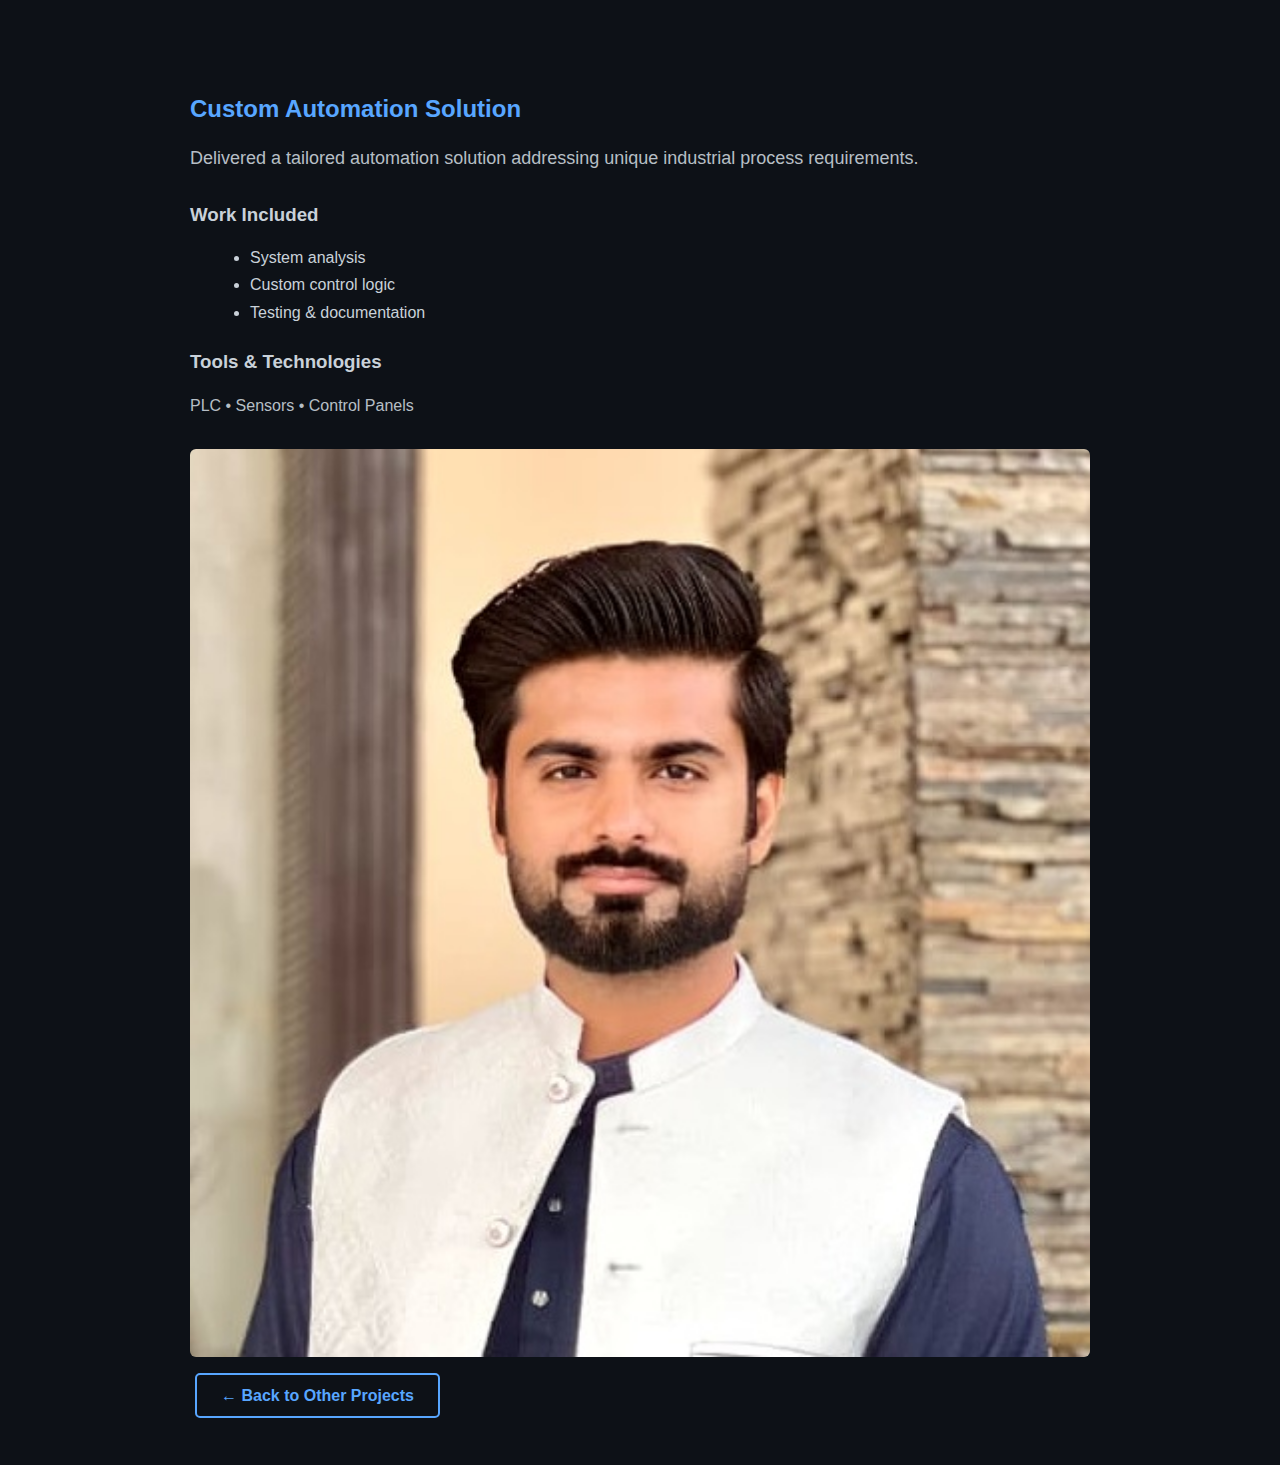
<file: projects-detail/other-project-1.html>
<!DOCTYPE html>
<html lang="en">
<head>
    <meta charset="UTF-8">
    <title>Custom Automation Solution</title>
    <link rel="stylesheet" href="../style.css">
</head>
<body>

<section class="project-detail">
    <h2>Custom Automation Solution</h2>

    <p class="project-summary">
        Delivered a tailored automation solution addressing unique
        industrial process requirements.
    </p>

    <h3>Work Included</h3>
    <ul>
        <li>System analysis</li>
        <li>Custom control logic</li>
        <li>Testing & documentation</li>
    </ul>

    <h3>Tools & Technologies</h3>
    <p>PLC • Sensors • Control Panels</p>

    <div class="project-gallery">
        <img src="../images/profile.jpeg">
    </div>

    <a href="../projects/others.html" class="btn secondary">← Back to Other Projects</a>
</section>

</body>
</html>
</file>
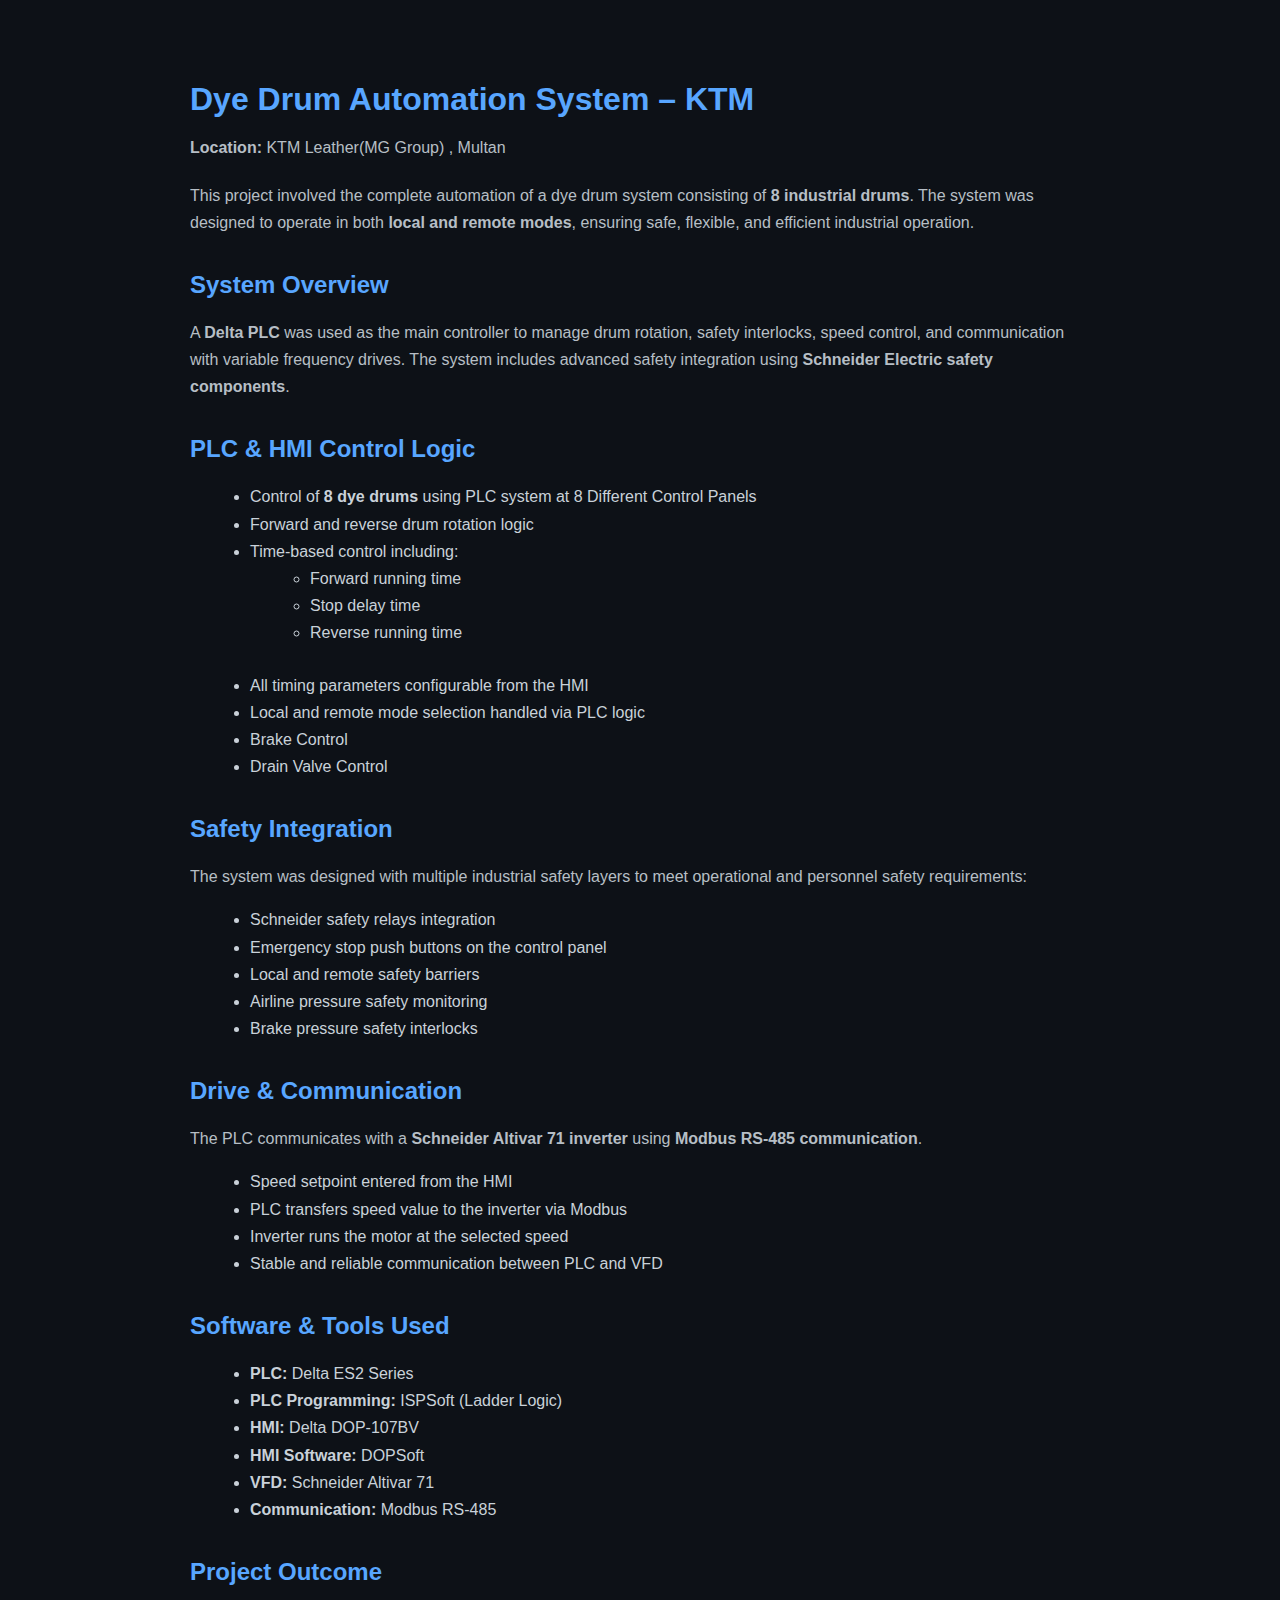
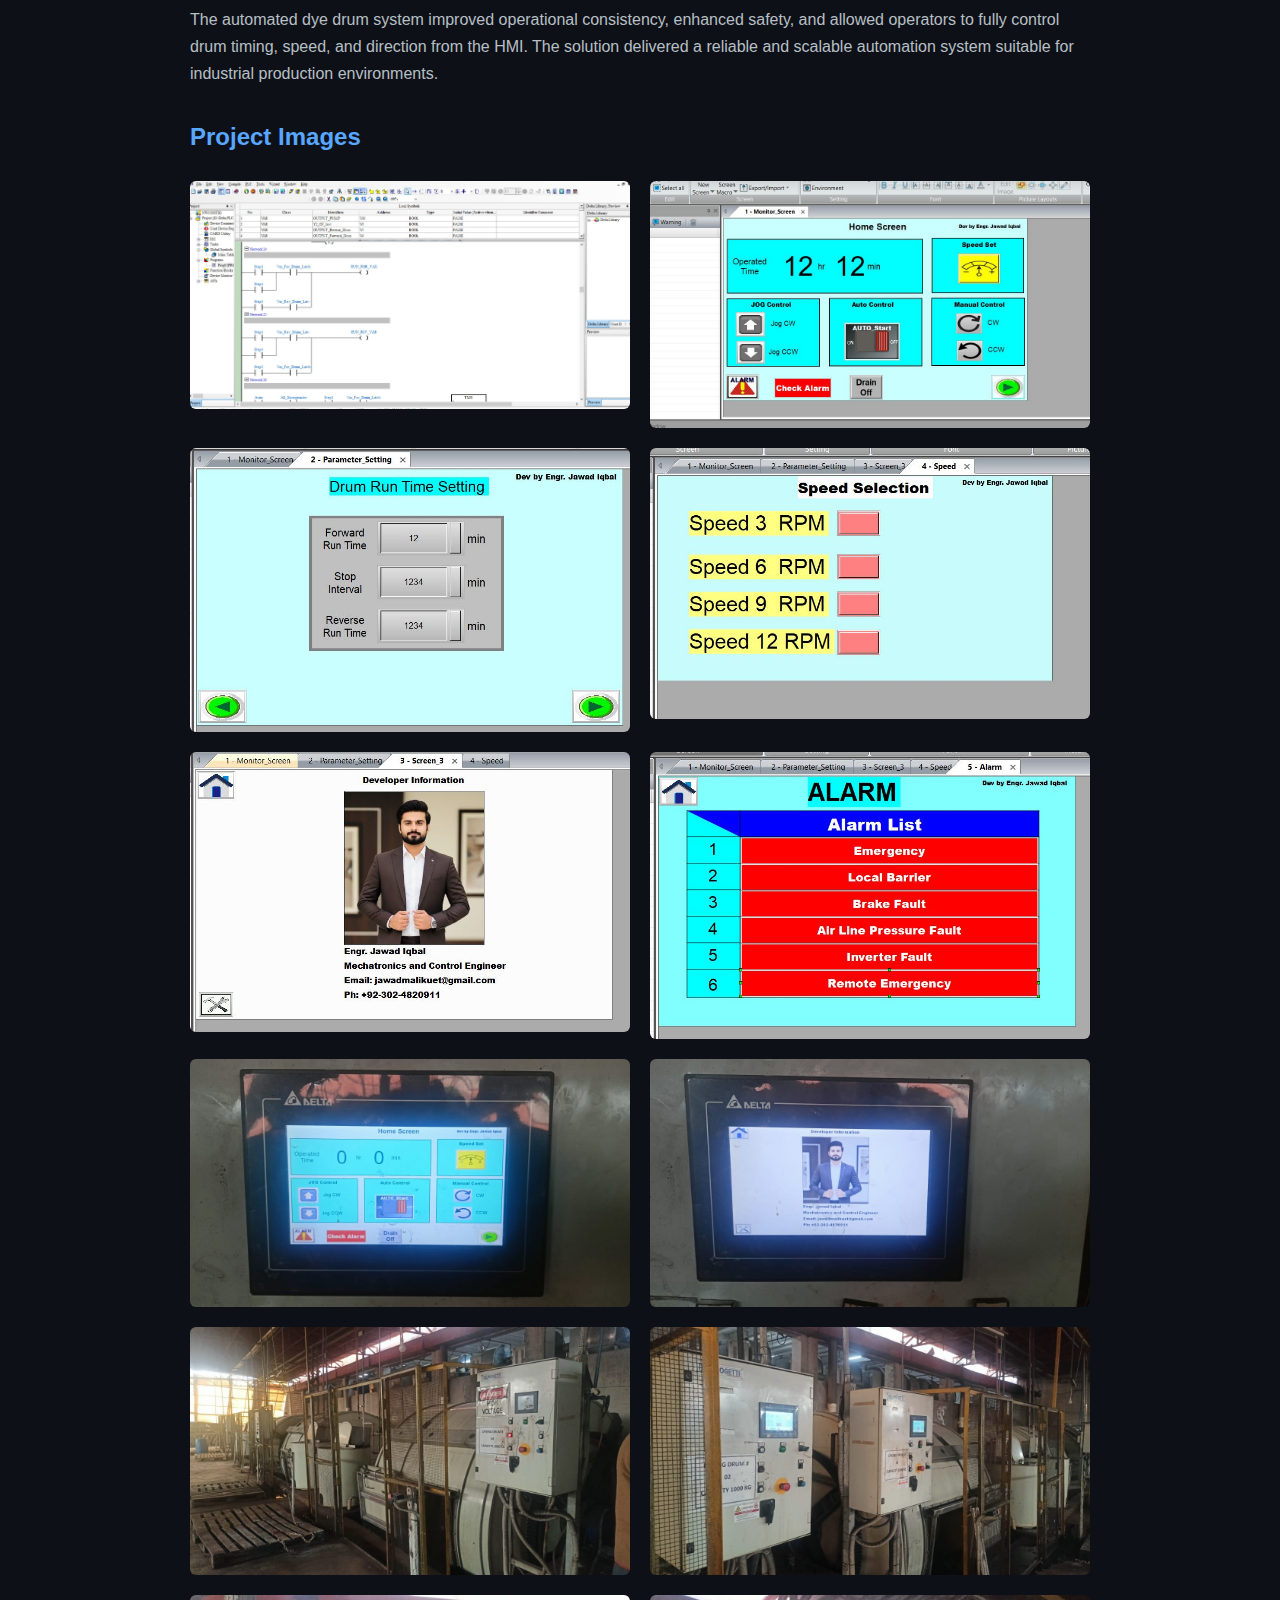
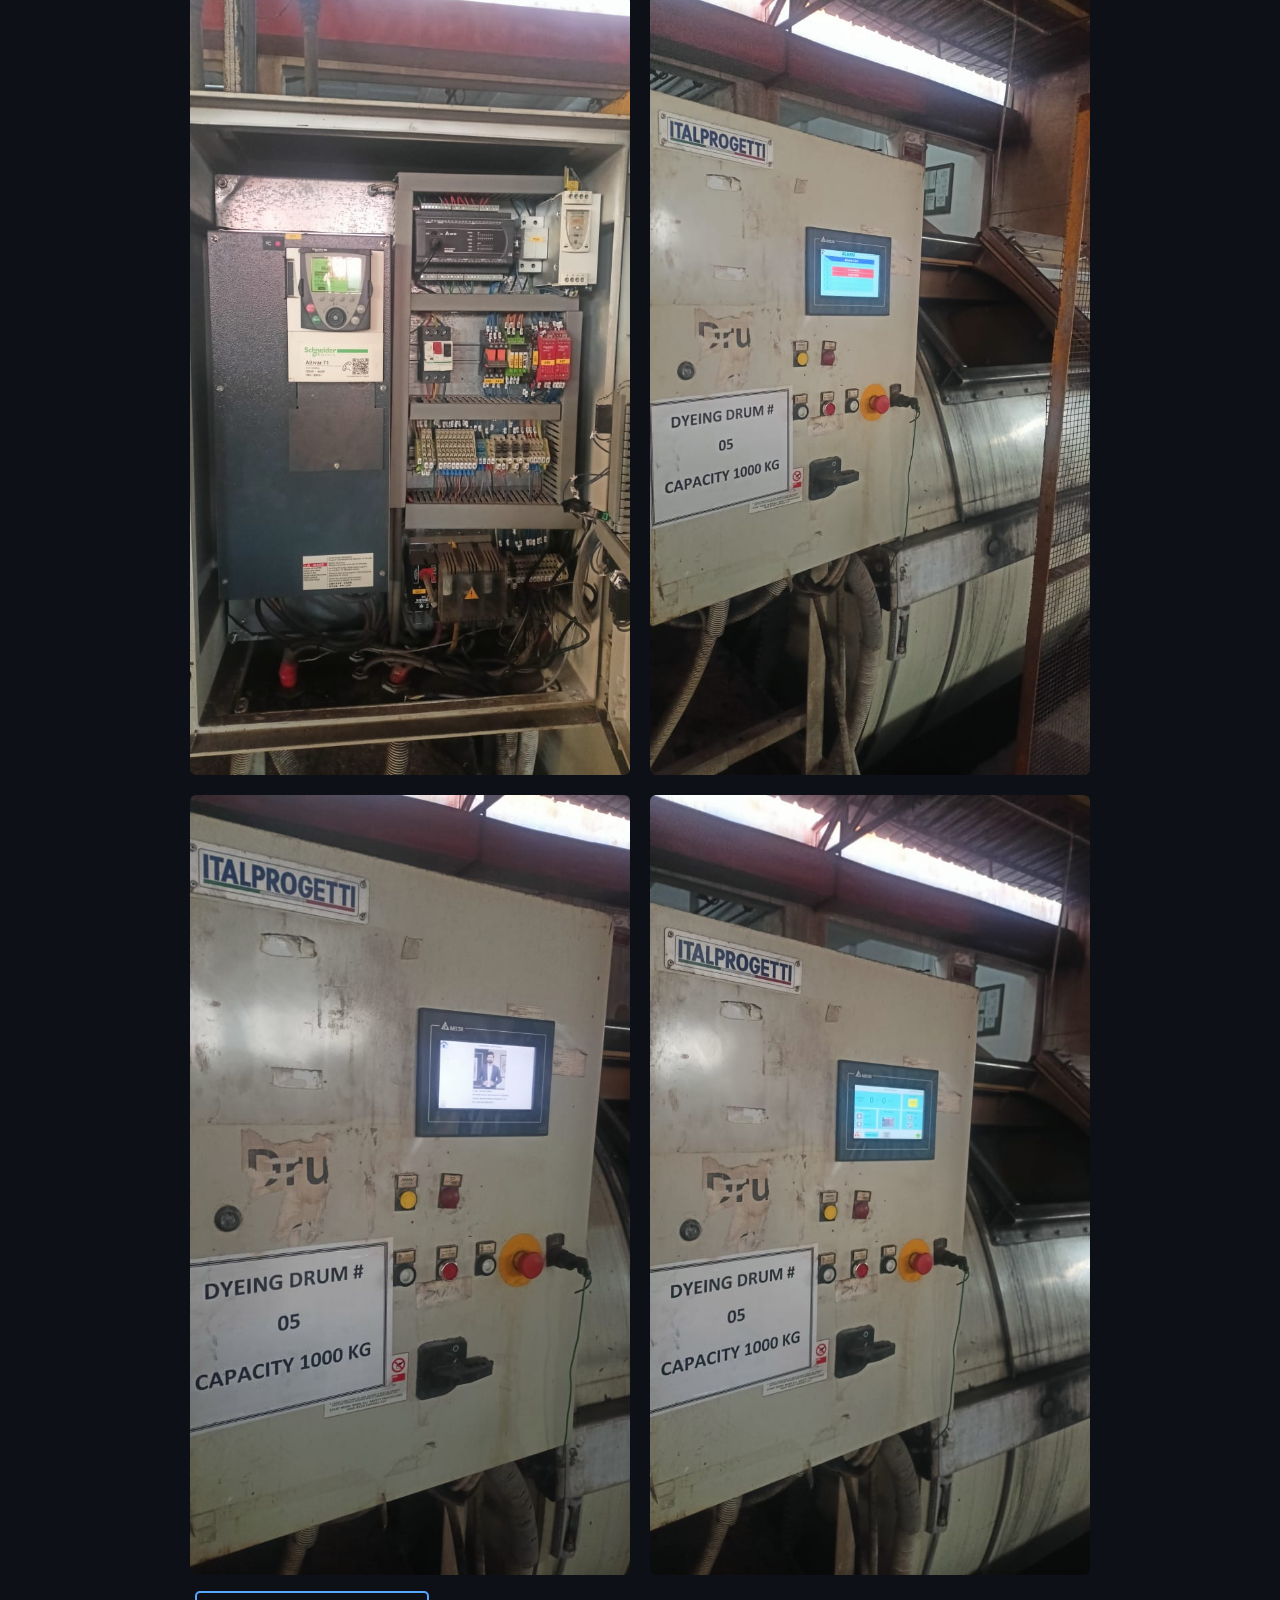
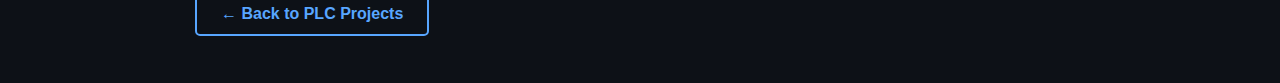
<file: projects-detail/plc-project-1.html>
<!DOCTYPE html>
<html lang="en">
<head>
 <meta name="viewport" content="width=device-width, initial-scale=1.0">
    <meta charset="UTF-8">
    <title>Conveyor Automation System | PLC Project</title>
    <link rel="stylesheet" href="../style.css">
</head>
<body>

<section class="project-detail">

    <h1>Dye Drum Automation System – KTM</h1>

    <p class="project-location">
        <strong>Location:</strong> KTM Leather(MG Group) , Multan
    </p>

    <p class="project-overview">
        This project involved the complete automation of a dye drum system consisting of
        <strong>8 industrial drums</strong>. The system was designed to operate in both
        <strong>local and remote modes</strong>, ensuring safe, flexible, and efficient
        industrial operation.
    </p>

    <h2>System Overview</h2>
    <p>
        A <strong>Delta PLC</strong> was used as the main controller to manage drum rotation,
        safety interlocks, speed control, and communication with variable frequency drives.
        The system includes advanced safety integration using
        <strong>Schneider Electric safety components</strong>.
    </p>

    <h2>PLC & HMI Control Logic</h2>
    <ul>
        <li>Control of <strong>8 dye drums</strong> using PLC system at 8 Different Control Panels</li>
        <li>Forward and reverse drum rotation logic</li>
        <li>Time-based control including:
            <ul>
                <li>Forward running time</li>
                <li>Stop delay time</li>
                <li>Reverse running time</li>
            </ul>
        </li>
        <li>All timing parameters configurable from the HMI</li>
        <li>Local and remote mode selection handled via PLC logic</li>
<li>Brake Control</li>
<li>Drain Valve Control</li>
    </ul>

    <h2>Safety Integration</h2>
    <p>
        The system was designed with multiple industrial safety layers to meet operational
        and personnel safety requirements:
    </p>
    <ul>
        <li>Schneider safety relays integration</li>
        <li>Emergency stop push buttons on the control panel</li>
        <li>Local and remote safety barriers</li>
        <li>Airline pressure safety monitoring</li>
        <li>Brake pressure safety interlocks</li>
    </ul>

    <h2>Drive & Communication</h2>
    <p>
        The PLC communicates with a <strong>Schneider Altivar 71 inverter</strong> using
        <strong>Modbus RS-485 communication</strong>.
    </p>
    <ul>
        <li>Speed setpoint entered from the HMI</li>
        <li>PLC transfers speed value to the inverter via Modbus</li>
        <li>Inverter runs the motor at the selected speed</li>
        <li>Stable and reliable communication between PLC and VFD</li>
    </ul>

    <h2>Software & Tools Used</h2>
    <ul>
        <li><strong>PLC:</strong> Delta ES2 Series</li>
        <li><strong>PLC Programming:</strong> ISPSoft (Ladder Logic)</li>
        <li><strong>HMI:</strong> Delta DOP-107BV</li>
        <li><strong>HMI Software:</strong> DOPSoft</li>
        <li><strong>VFD:</strong> Schneider Altivar 71</li>
        <li><strong>Communication:</strong> Modbus RS-485</li>
    </ul>

    <h2>Project Outcome</h2>
    <p>
        The automated dye drum system improved operational consistency, enhanced safety,
        and allowed operators to fully control drum timing, speed, and direction from the HMI.
        The solution delivered a reliable and scalable automation system suitable for
        industrial production environments.
    </p>

<h2>Project Images</h2>

<div class="project-gallery">

     <img src="../images/dyedrumplc.JPG">

     <img src="../images/dyedrumhmi1.JPG">
<img src="../images/dyedrumhmi2.JPG">
<img src="../images/dyedrumhmi3.JPG">
<img src="../images/dyedrumhmi4.JPG">
<img src="../images/dyedrumhmi5.JPG">

     <img src="../images/dyedrum1.jpeg">
   <img src="../images/dyedrum2.jpeg">
   <img src="../images/dyedrum4.jpeg">
   <img src="../images/dyedrum5.jpeg">
   <img src="../images/dyedrum3.jpeg">

   <img src="../images/dyedrum6.jpeg">
   <img src="../images/dyedrum7.jpeg">
<img src="../images/dyedrum8.jpeg">




</div>


    <a href="../projects/plc.html" class="btn secondary">← Back to PLC Projects</a>
</section>

</body>
</html>
</file>
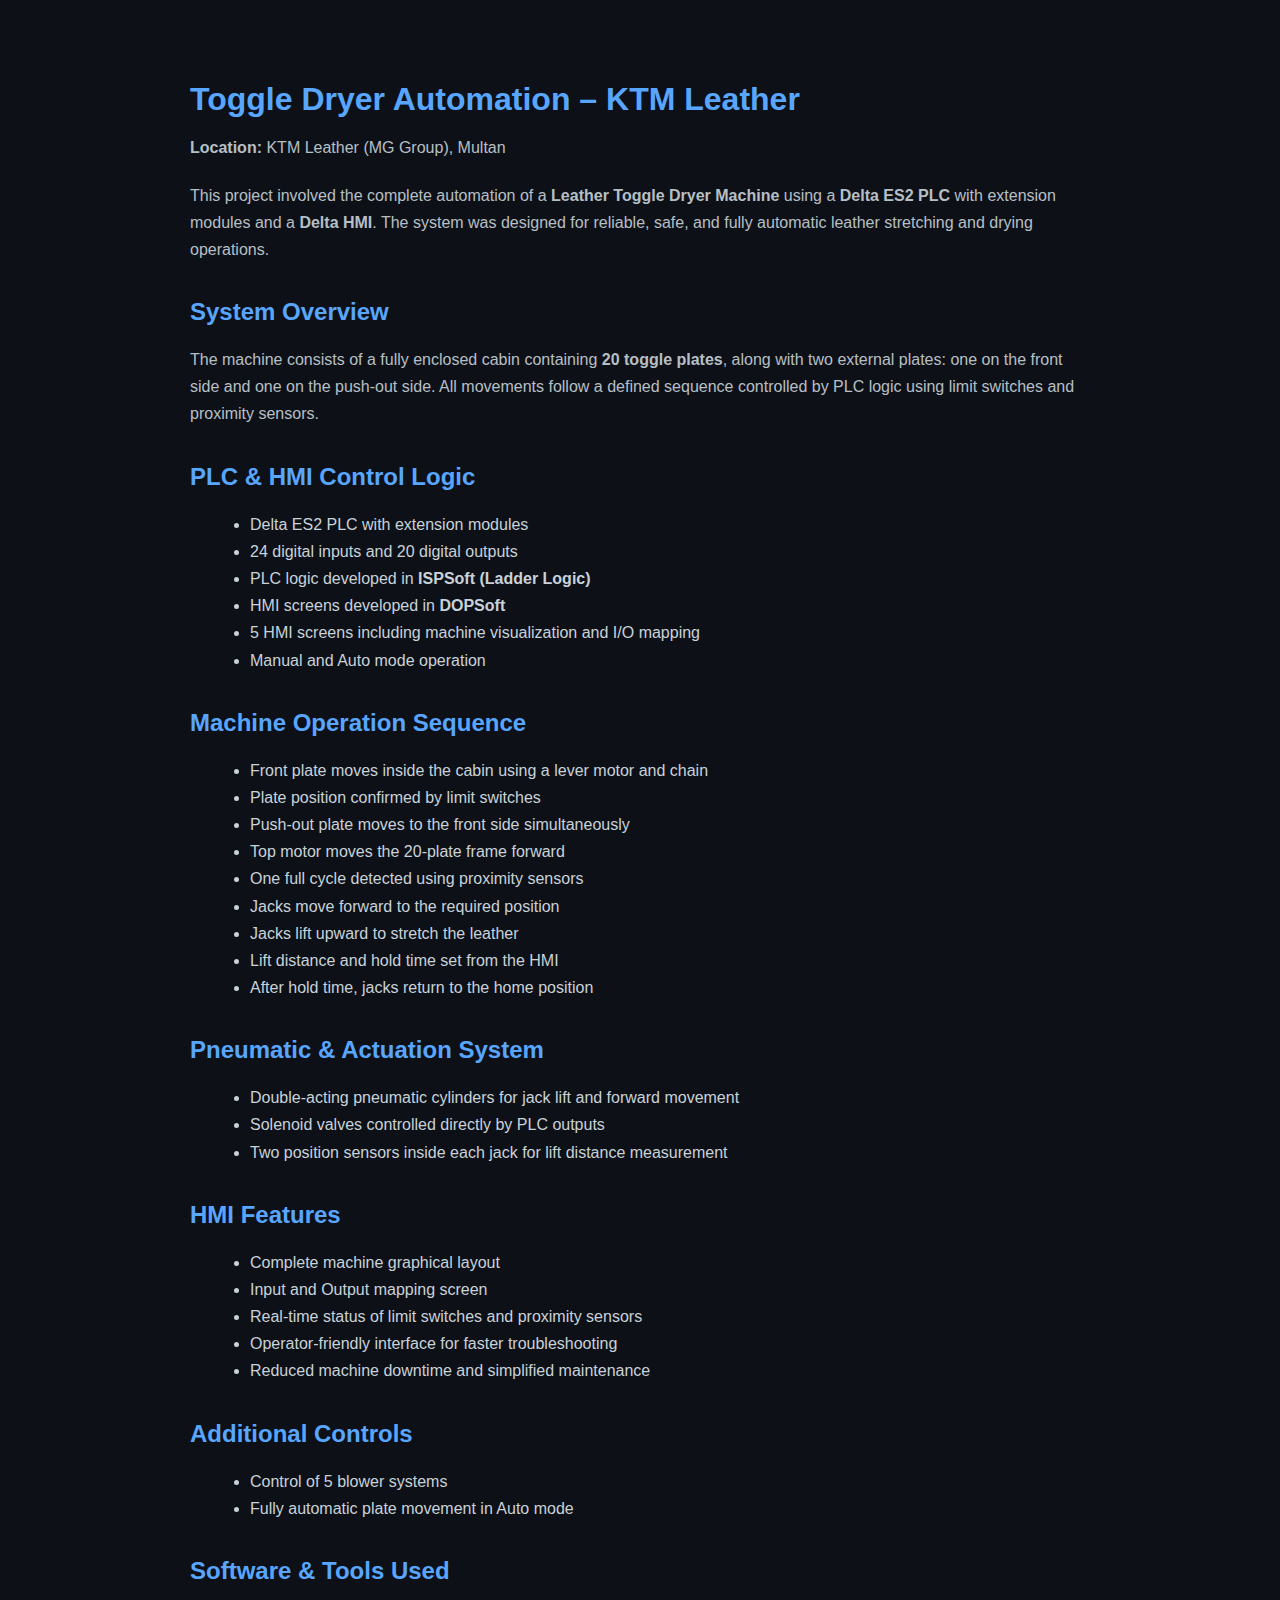
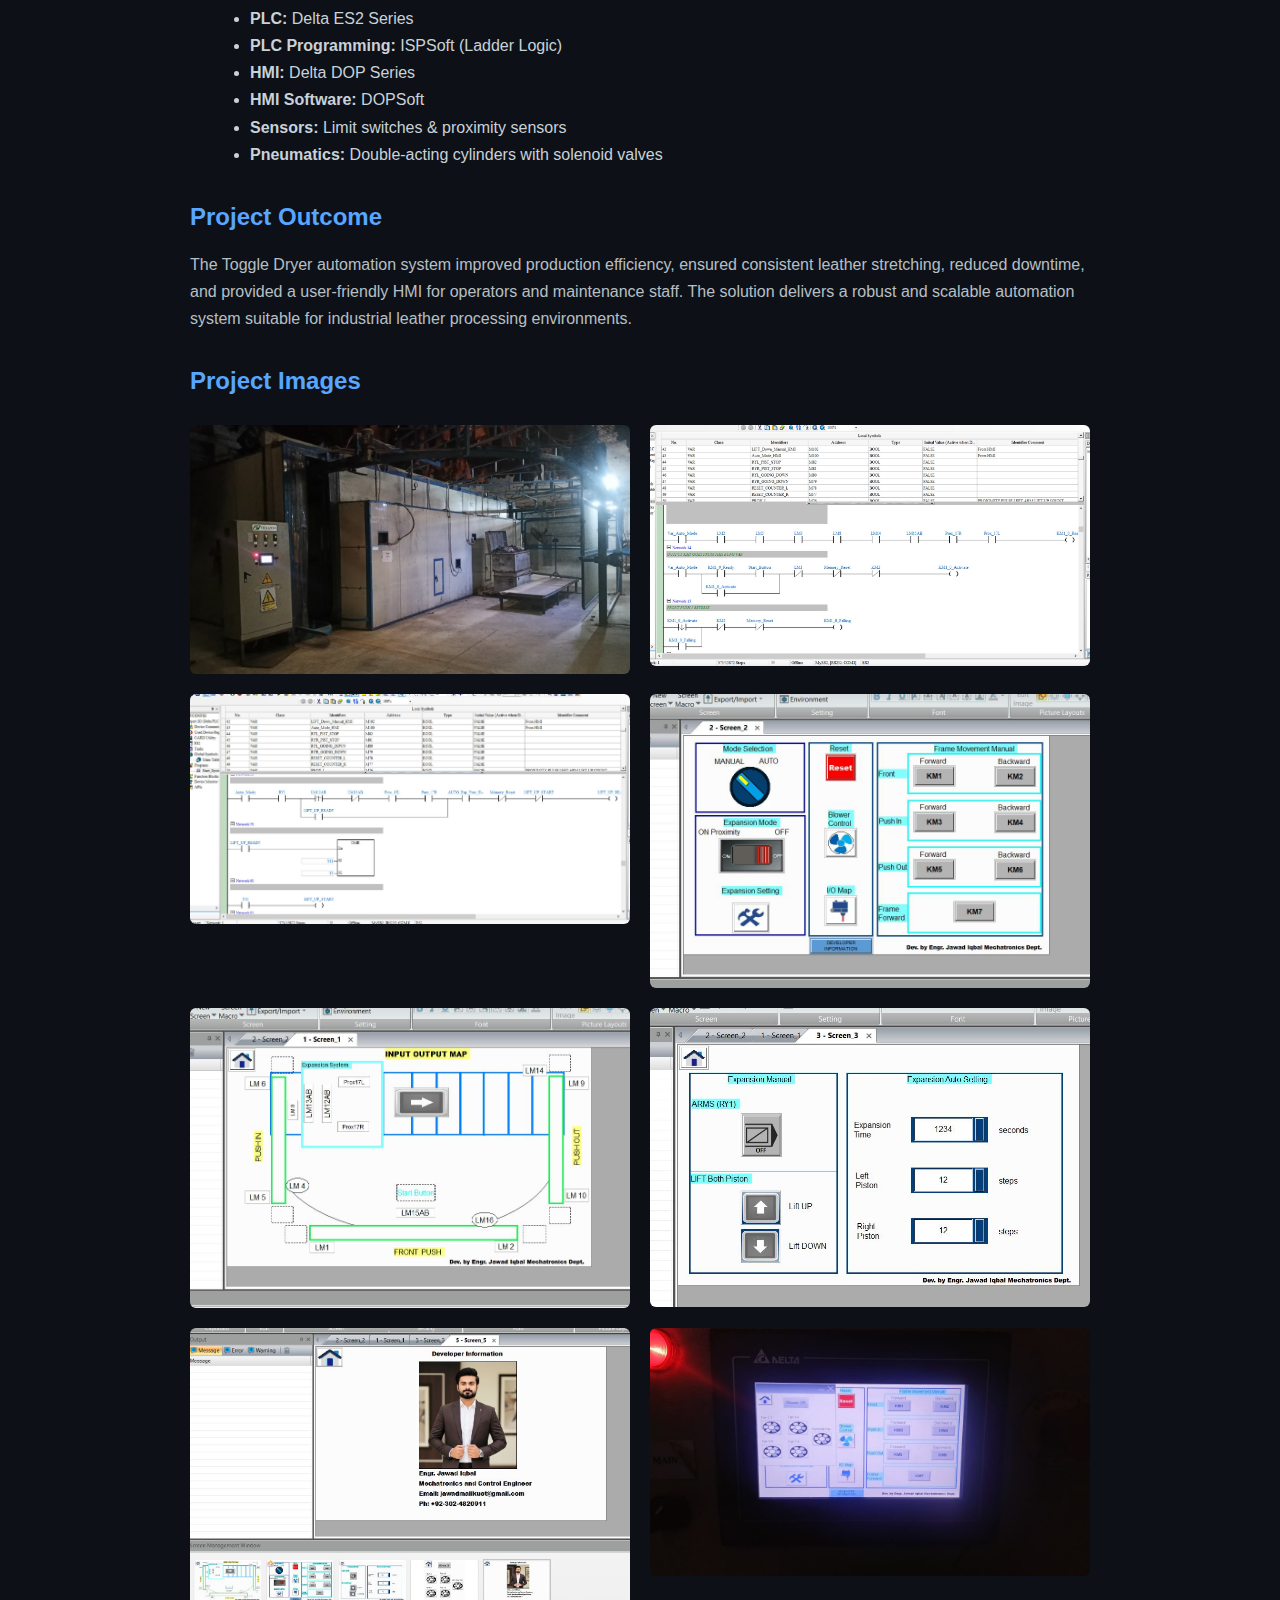
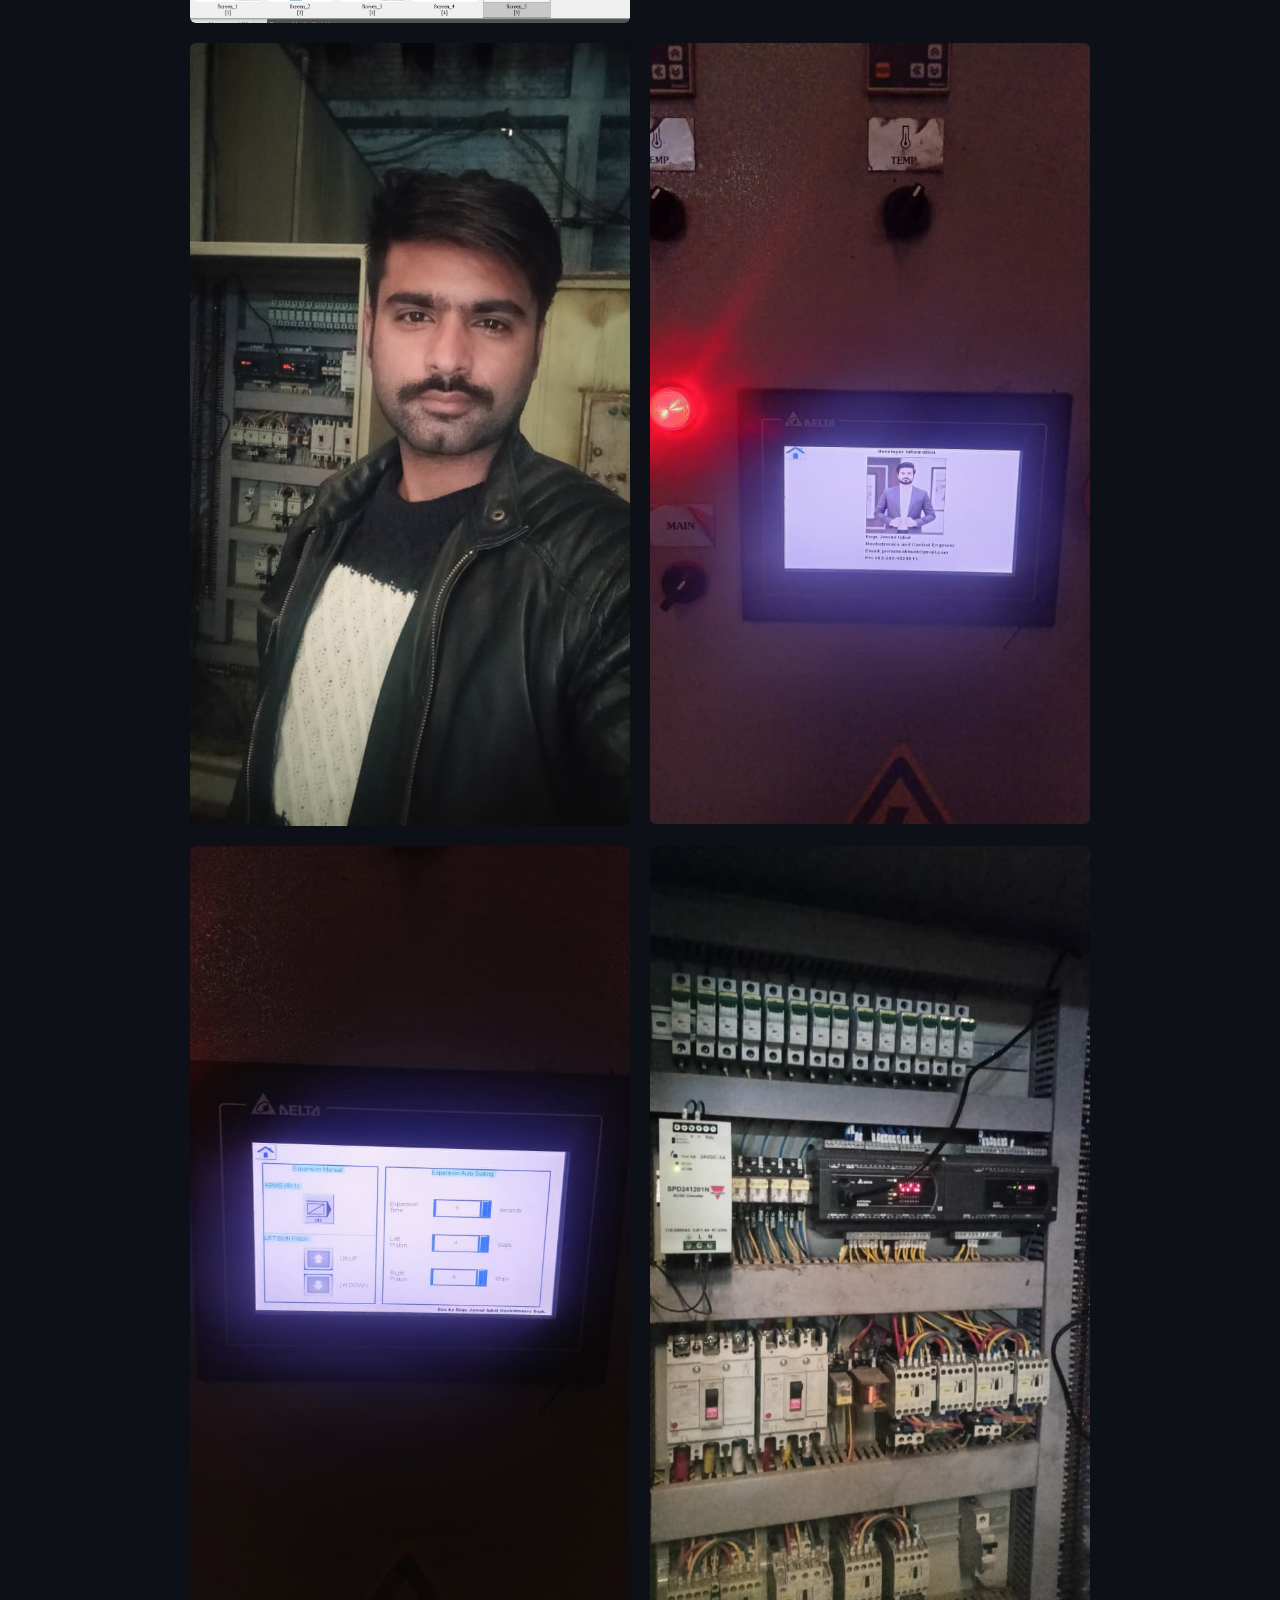
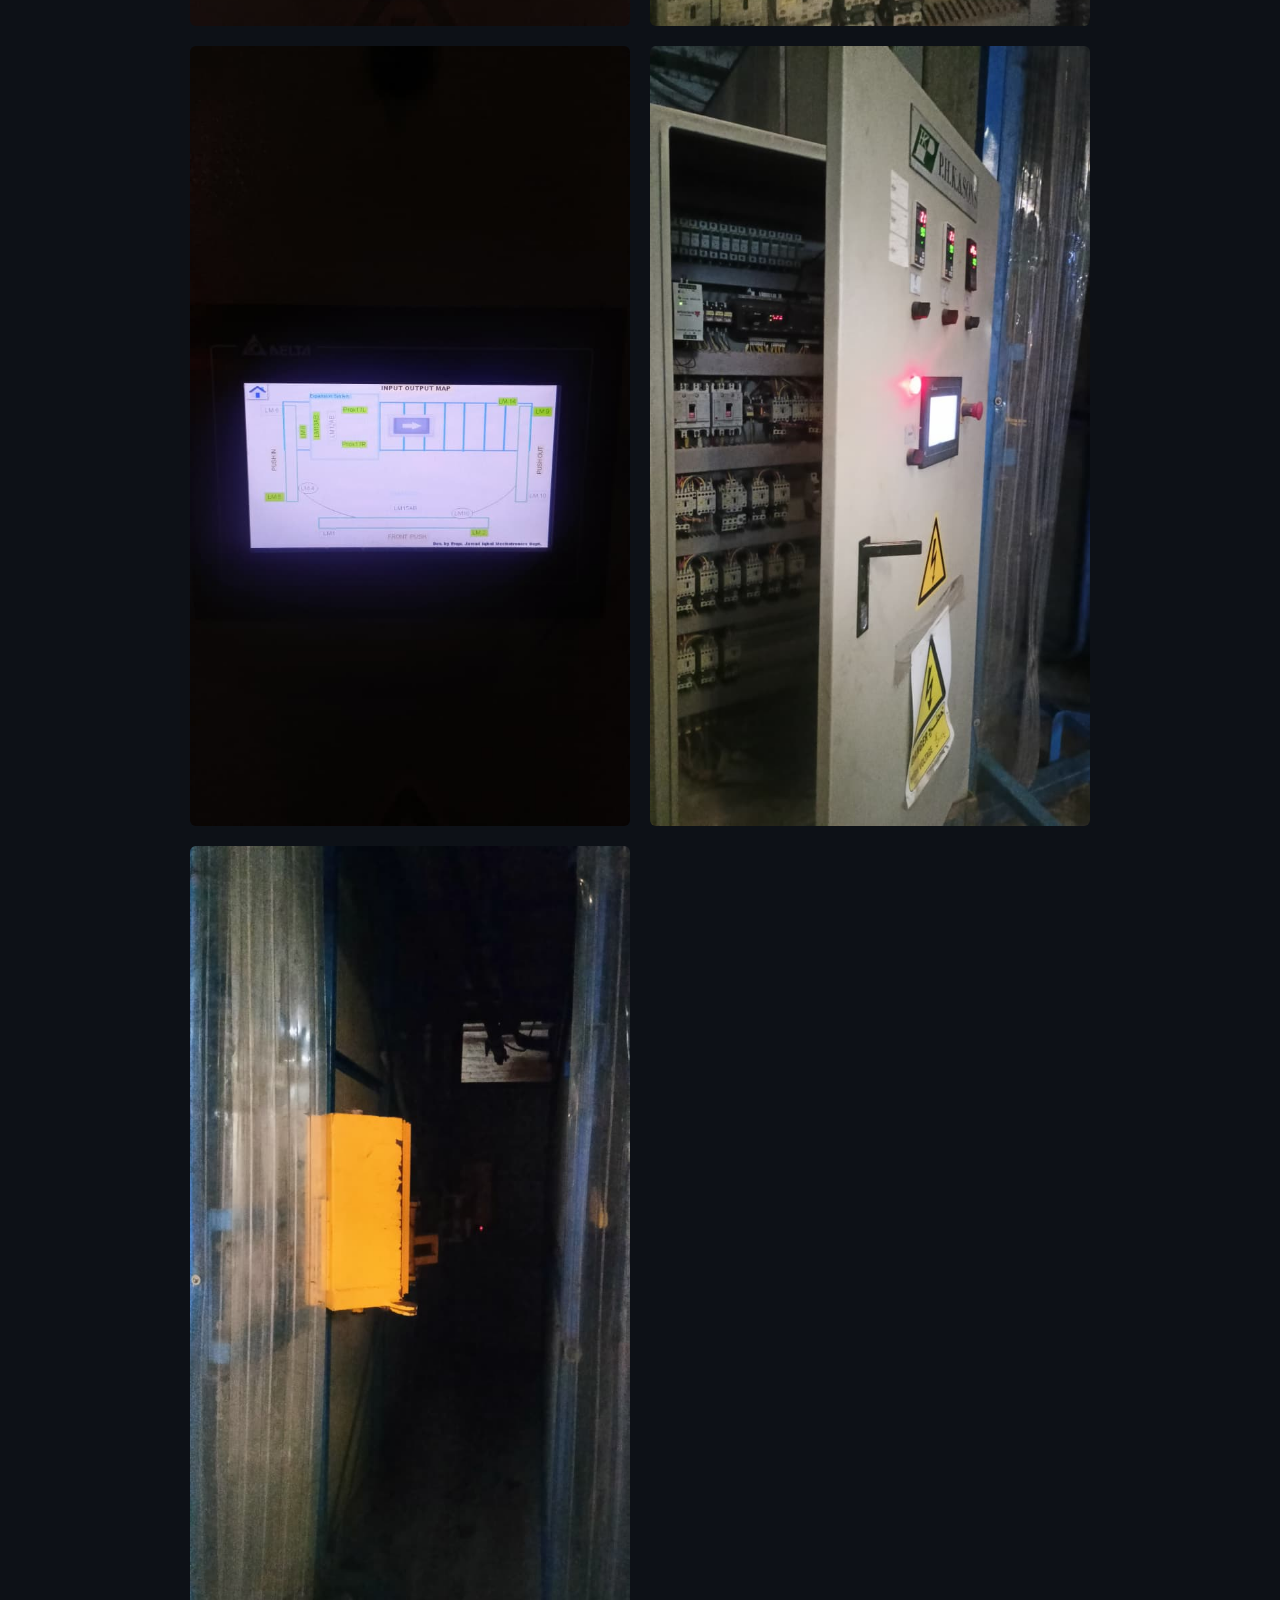
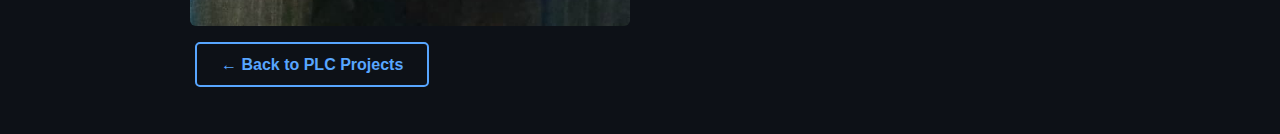
<file: projects-detail/plc-project-2.html>
<!DOCTYPE html>
<html lang="en">
<head>
  <meta name="viewport" content="width=device-width, initial-scale=1.0">
    <meta charset="UTF-8">
    <title>Toggle Dryer Automation | PLC Project</title>
    <link rel="stylesheet" href="../style.css">
</head>
<body>

<section class="project-detail">
<h1>Toggle Dryer Automation – KTM Leather</h1>

<p class="project-location">
    <strong>Location:</strong> KTM Leather (MG Group), Multan
</p>

<p class="project-overview">
    This project involved the complete automation of a
    <strong>Leather Toggle Dryer Machine</strong> using a
    <strong>Delta ES2 PLC</strong> with extension modules and a
    <strong>Delta HMI</strong>. The system was designed for reliable,
    safe, and fully automatic leather stretching and drying operations.
</p>

<h2>System Overview</h2>
<p>
    The machine consists of a fully enclosed cabin containing
    <strong>20 toggle plates</strong>, along with two external plates:
    one on the front side and one on the push-out side.
    All movements follow a defined sequence controlled by PLC logic
    using limit switches and proximity sensors.
</p>

<h2>PLC & HMI Control Logic</h2>
<ul>
    <li>Delta ES2 PLC with extension modules</li>
    <li>24 digital inputs and 20 digital outputs</li>
    <li>PLC logic developed in <strong>ISPSoft (Ladder Logic)</strong></li>
    <li>HMI screens developed in <strong>DOPSoft</strong></li>
    <li>5 HMI screens including machine visualization and I/O mapping</li>
    <li>Manual and Auto mode operation</li>
</ul>

<h2>Machine Operation Sequence</h2>
<ul>
    <li>Front plate moves inside the cabin using a lever motor and chain</li>
    <li>Plate position confirmed by limit switches</li>
    <li>Push-out plate moves to the front side simultaneously</li>
    <li>Top motor moves the 20-plate frame forward</li>
    <li>One full cycle detected using proximity sensors</li>
    <li>Jacks move forward to the required position</li>
    <li>Jacks lift upward to stretch the leather</li>
    <li>Lift distance and hold time set from the HMI</li>
    <li>After hold time, jacks return to the home position</li>
</ul>

<h2>Pneumatic & Actuation System</h2>
<ul>
    <li>Double-acting pneumatic cylinders for jack lift and forward movement</li>
    <li>Solenoid valves controlled directly by PLC outputs</li>
    <li>Two position sensors inside each jack for lift distance measurement</li>
</ul>

<h2>HMI Features</h2>
<ul>
    <li>Complete machine graphical layout</li>
    <li>Input and Output mapping screen</li>
    <li>Real-time status of limit switches and proximity sensors</li>
    <li>Operator-friendly interface for faster troubleshooting</li>
    <li>Reduced machine downtime and simplified maintenance</li>
</ul>

<h2>Additional Controls</h2>
<ul>
    <li>Control of 5 blower systems</li>
    <li>Fully automatic plate movement in Auto mode</li>
</ul>

<h2>Software & Tools Used</h2>
<ul>
    <li><strong>PLC:</strong> Delta ES2 Series</li>
    <li><strong>PLC Programming:</strong> ISPSoft (Ladder Logic)</li>
    <li><strong>HMI:</strong> Delta DOP Series</li>
    <li><strong>HMI Software:</strong> DOPSoft</li>
    <li><strong>Sensors:</strong> Limit switches & proximity sensors</li>
    <li><strong>Pneumatics:</strong> Double-acting cylinders with solenoid valves</li>
</ul>

<h2>Project Outcome</h2>
<p>
    The Toggle Dryer automation system improved production efficiency,
    ensured consistent leather stretching, reduced downtime,
    and provided a user-friendly HMI for operators and maintenance staff.
    The solution delivers a robust and scalable automation system
    suitable for industrial leather processing environments.
</p>


<h2>Project Images</h2>

<div class="project-gallery">

     <img src="../images/toggle5.jpeg">

     <img src="../images/togglep1.JPG">
<img src="../images/togglep2.JPG">
<img src="../images/toggles1.JPG">
<img src="../images/toggles2.JPG">
<img src="../images/toggles3.JPG">
<img src="../images/toggles4.JPG">
<img src="../images/toggle3.jpeg">
     <img src="../images/toggle1.jpeg">
   <img src="../images/toggle2.jpeg">

   <img src="../images/toggle4.jpeg">

   <img src="../images/toggle6.jpeg">
   <img src="../images/toggle7.jpeg">
<img src="../images/toggle9.jpeg">
<img src="../images/toggle10.jpeg">




</div>


    <a href="../projects/plc.html" class="btn secondary">← Back to PLC Projects</a>
</section>

</body>
</html>
</file>
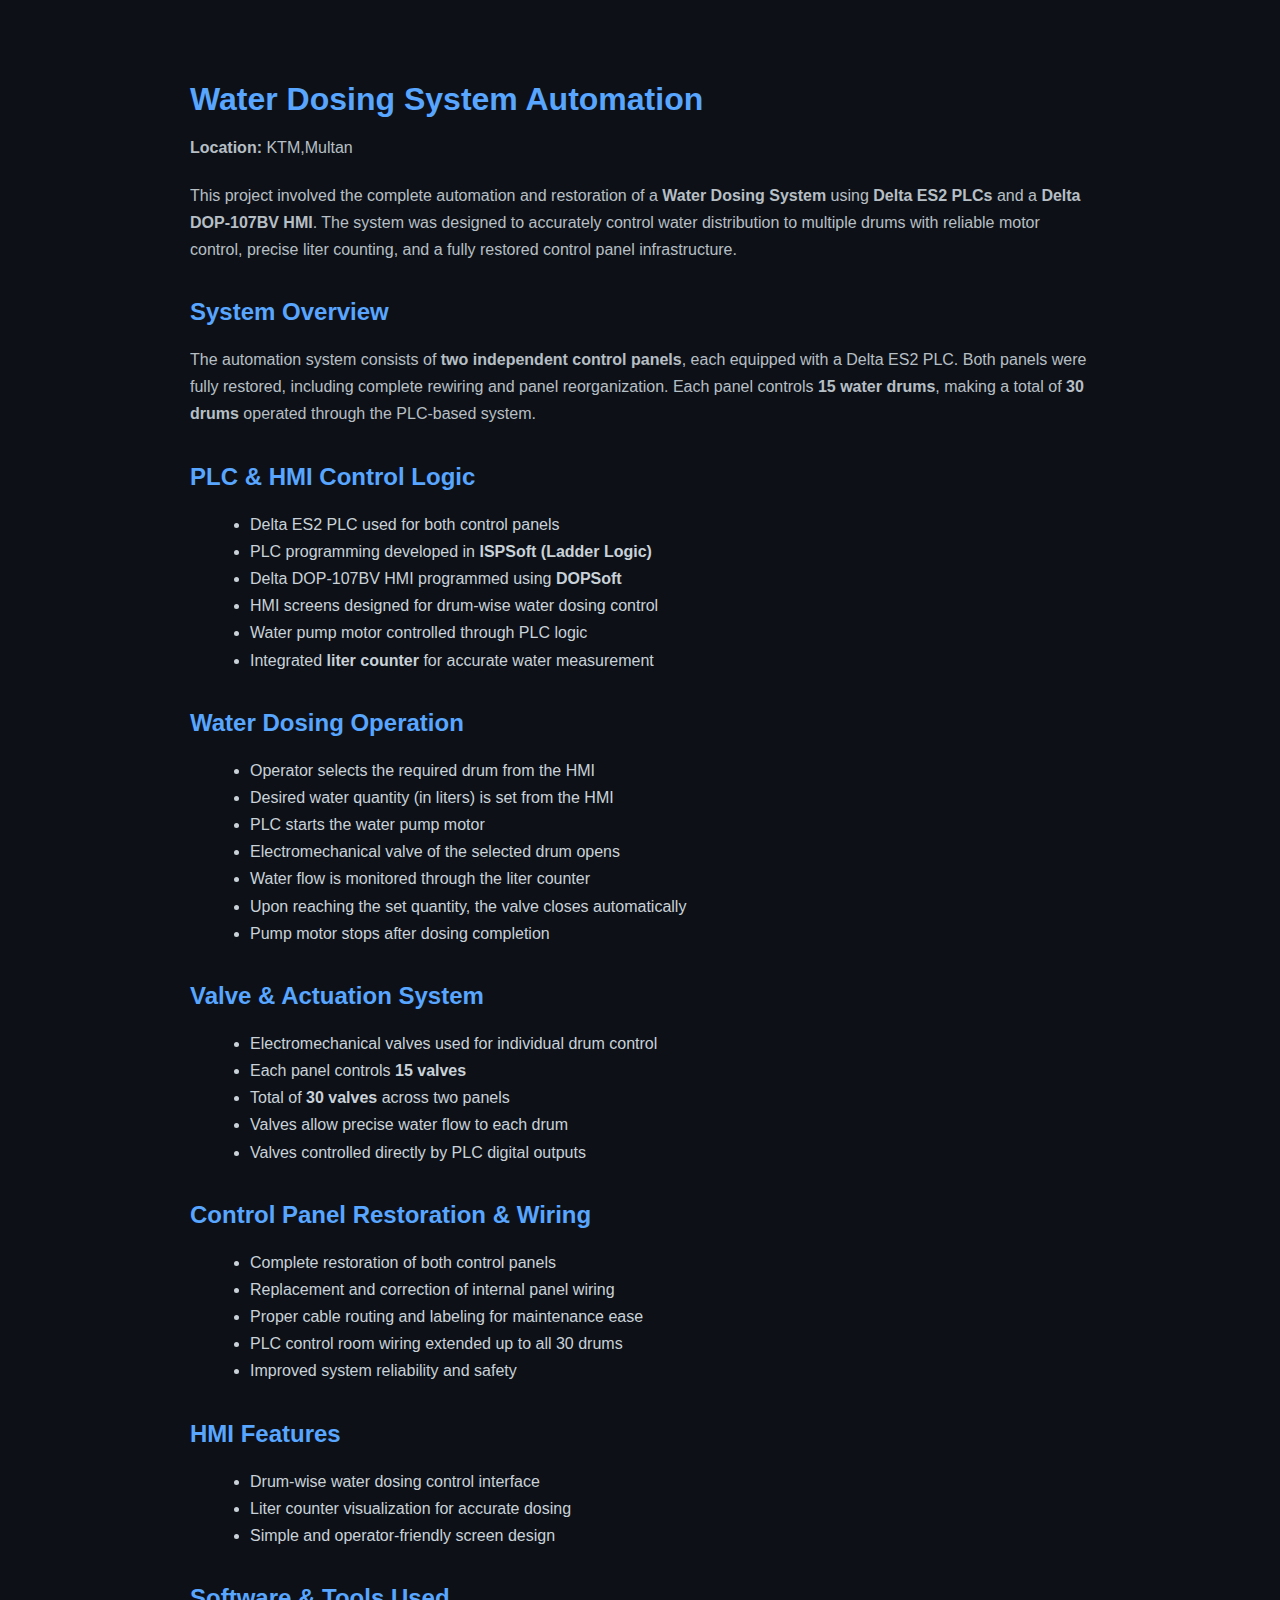
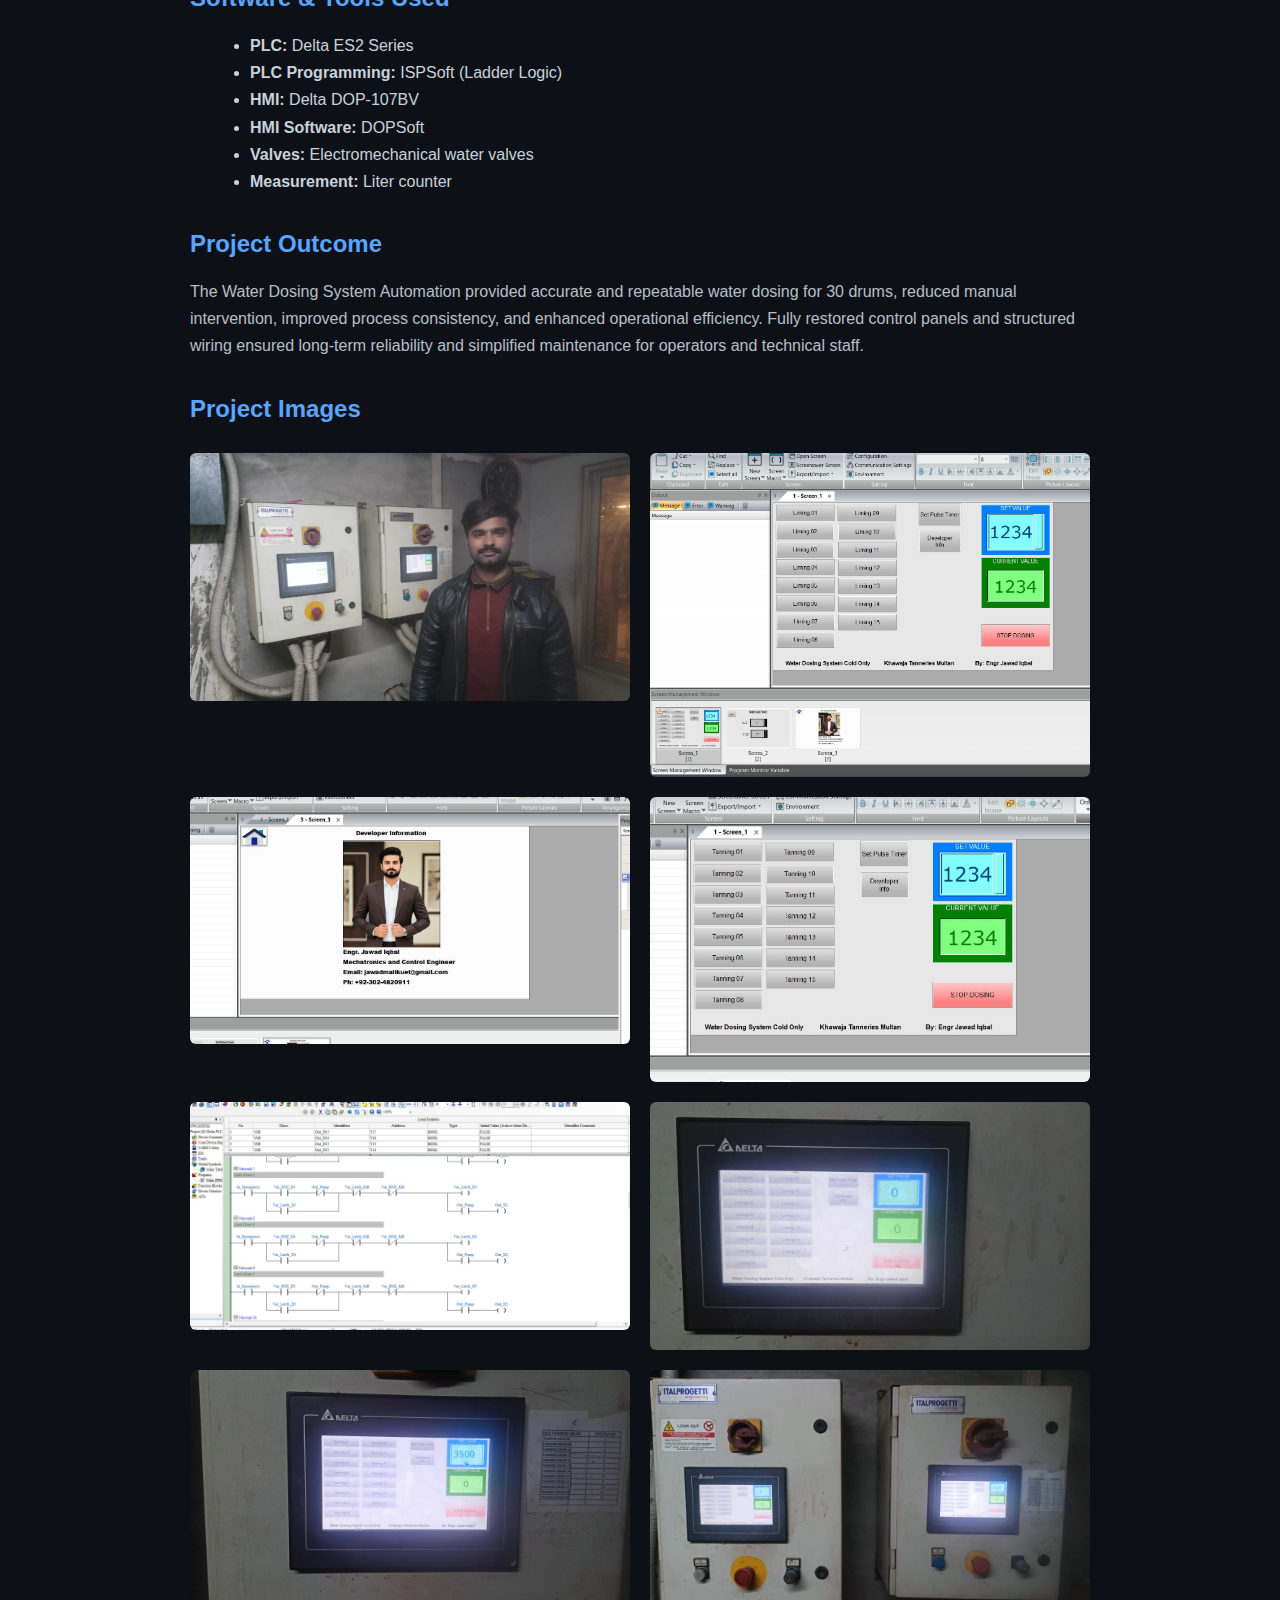
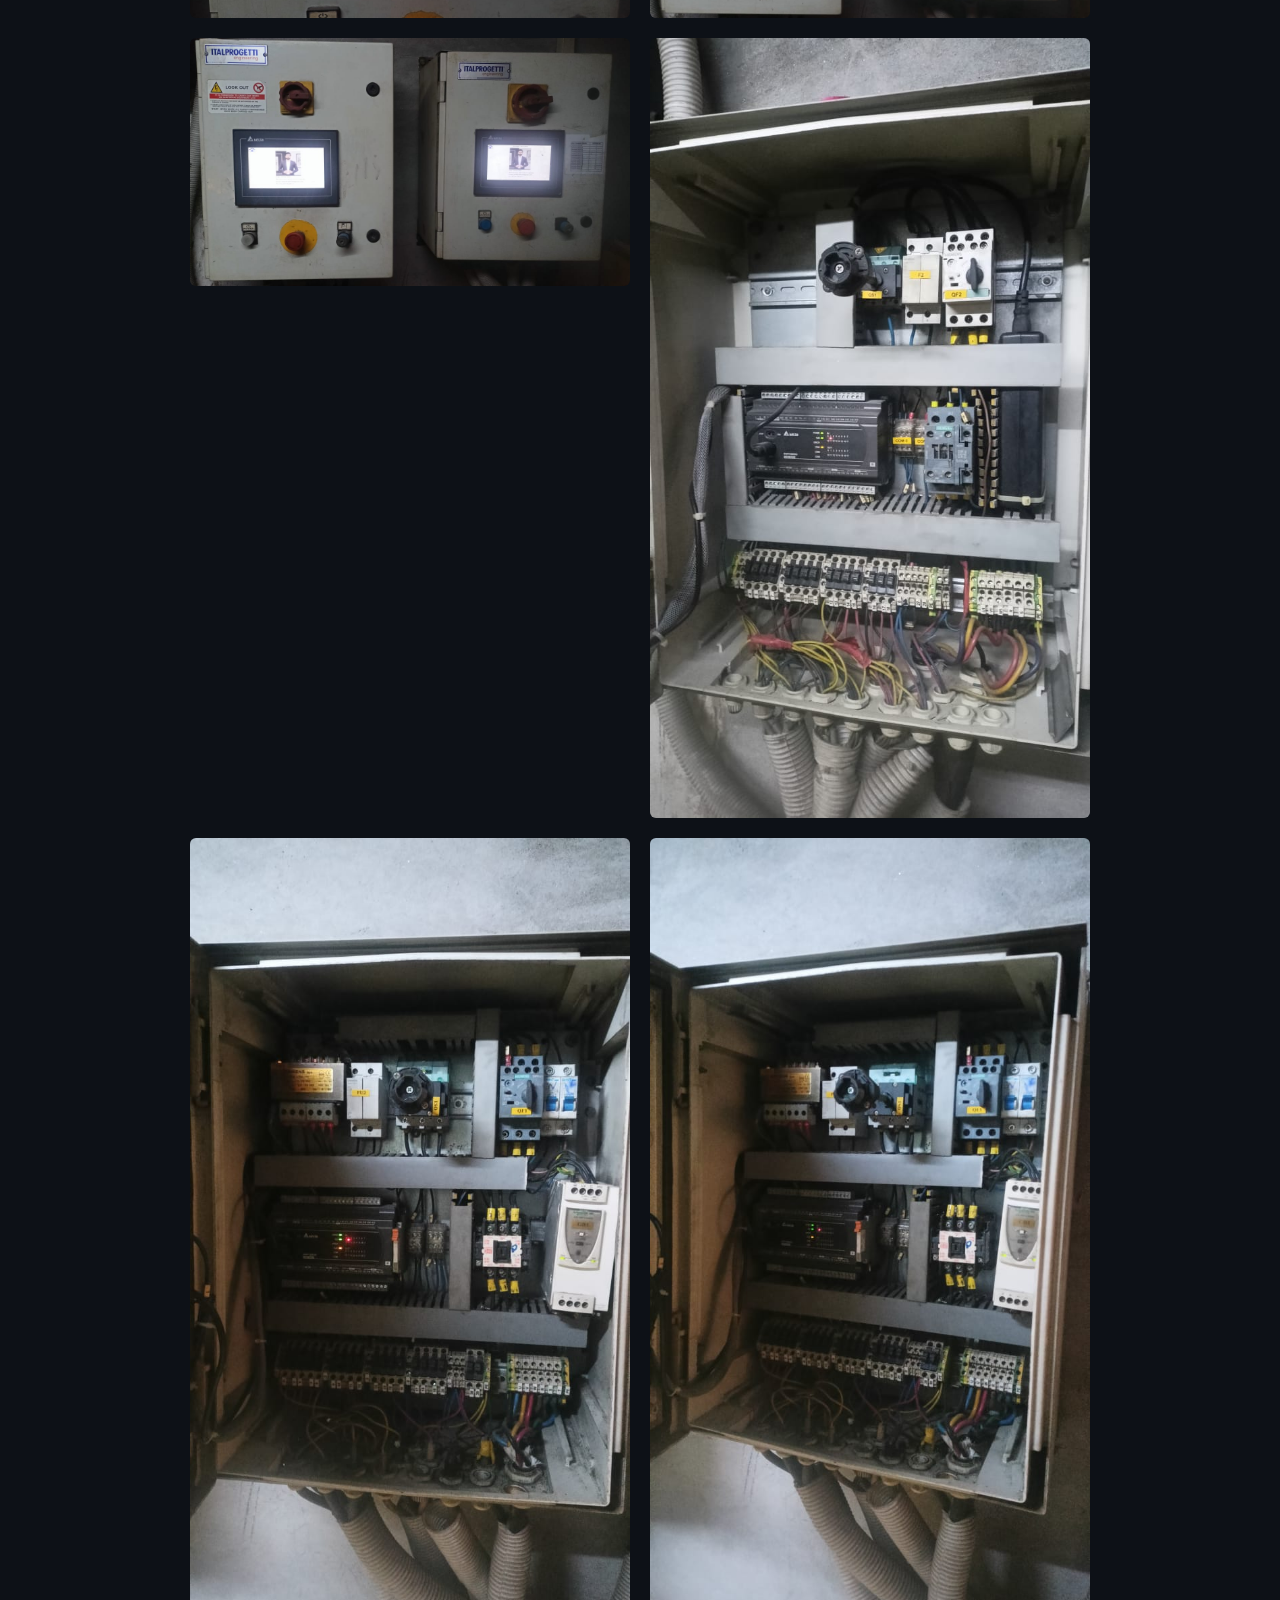
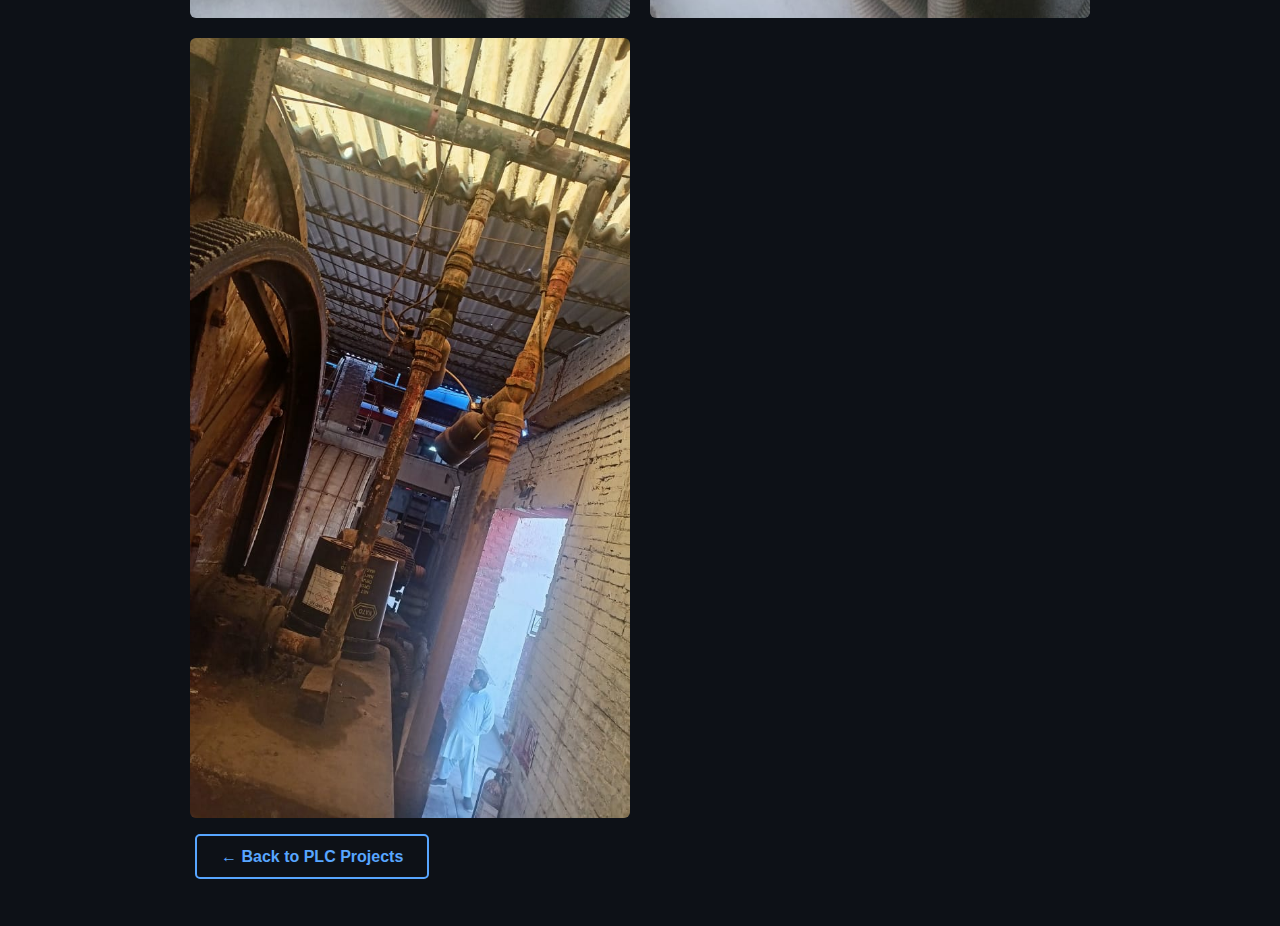
<file: projects-detail/plc-project-3.html>
<!DOCTYPE html>
<html lang="en">
<head>
  <meta name="viewport" content="width=device-width, initial-scale=1.0">
    <meta charset="UTF-8">
    <title>Water Dosing System | PLC Project | Panel Restoration</title>
    <link rel="stylesheet" href="../style.css">
</head>
<body>

<section class="project-detail">

<h1>Water Dosing System Automation</h1>

<p class="project-location">
    <strong>Location:</strong> KTM,Multan
</p>

<p class="project-overview">
    This project involved the complete automation and restoration of a
    <strong>Water Dosing System</strong> using
    <strong>Delta ES2 PLCs</strong> and a
    <strong>Delta DOP-107BV HMI</strong>.
    The system was designed to accurately control water distribution
    to multiple drums with reliable motor control, precise liter counting,
    and a fully restored control panel infrastructure.
</p>

<h2>System Overview</h2>
<p>
    The automation system consists of
    <strong>two independent control panels</strong>,
    each equipped with a Delta ES2 PLC.
    Both panels were fully restored, including complete rewiring and
    panel reorganization.
    Each panel controls <strong>15 water drums</strong>,
    making a total of <strong>30 drums</strong> operated through the PLC-based system.
</p>

<h2>PLC & HMI Control Logic</h2>
<ul>
    <li>Delta ES2 PLC used for both control panels</li>
    <li>PLC programming developed in <strong>ISPSoft (Ladder Logic)</strong></li>
    <li>Delta DOP-107BV HMI programmed using <strong>DOPSoft</strong></li>
    <li>HMI screens designed for drum-wise water dosing control</li>
    <li>Water pump motor controlled through PLC logic</li>
    <li>Integrated <strong>liter counter</strong> for accurate water measurement</li>
</ul>

<h2>Water Dosing Operation</h2>
<ul>
    <li>Operator selects the required drum from the HMI</li>
    <li>Desired water quantity (in liters) is set from the HMI</li>
    <li>PLC starts the water pump motor</li>
    <li>Electromechanical valve of the selected drum opens</li>
    <li>Water flow is monitored through the liter counter</li>
    <li>Upon reaching the set quantity, the valve closes automatically</li>
    <li>Pump motor stops after dosing completion</li>
</ul>

<h2>Valve & Actuation System</h2>
<ul>
    <li>Electromechanical valves used for individual drum control</li>
    <li>Each panel controls <strong>15 valves</strong></li>
    <li>Total of <strong>30 valves</strong> across two panels</li>
    <li>Valves allow precise water flow to each drum</li>
    <li>Valves controlled directly by PLC digital outputs</li>
</ul>

<h2>Control Panel Restoration & Wiring</h2>
<ul>
    <li>Complete restoration of both control panels</li>
    <li>Replacement and correction of internal panel wiring</li>
    <li>Proper cable routing and labeling for maintenance ease</li>
    <li>PLC control room wiring extended up to all 30 drums</li>
    <li>Improved system reliability and safety</li>
</ul>

<h2>HMI Features</h2>
<ul>
    <li>Drum-wise water dosing control interface</li>
    <li>Liter counter visualization for accurate dosing</li>
    <li>Simple and operator-friendly screen design</li>
</ul>

<h2>Software & Tools Used</h2>
<ul>
    <li><strong>PLC:</strong> Delta ES2 Series</li>
    <li><strong>PLC Programming:</strong> ISPSoft (Ladder Logic)</li>
    <li><strong>HMI:</strong> Delta DOP-107BV</li>
    <li><strong>HMI Software:</strong> DOPSoft</li>
    <li><strong>Valves:</strong> Electromechanical water valves</li>
    <li><strong>Measurement:</strong> Liter counter</li>
</ul>

<h2>Project Outcome</h2>
<p>
    The Water Dosing System Automation provided accurate and repeatable
    water dosing for 30 drums, reduced manual intervention,
    improved process consistency, and enhanced operational efficiency.
    Fully restored control panels and structured wiring ensured
    long-term reliability and simplified maintenance for operators
    and technical staff.
</p>


<h2>Project Images</h2>

<div class="project-gallery">

     <img src="../images/dosing1.jpeg">

     <img src="../images/dosingh1.JPG">
<img src="../images/dosingh2.JPG">
<img src="../images/dosingh3.JPG">
<img src="../images/dosingp1.JPG">

     <img src="../images/dosing2.jpeg">
   <img src="../images/dosing3.jpeg">

   <img src="../images/dosing4.jpeg">

   <img src="../images/dosing5.jpeg">
   <img src="../images/dosing6.jpeg">
<img src="../images/dosing7.jpeg">
<img src="../images/dosing8.jpeg">
<img src="../images/dosing9.jpeg">




</div>


    <a href="../projects/plc.html" class="btn secondary">← Back to PLC Projects</a>
</section>

</body>
</html>
</file>
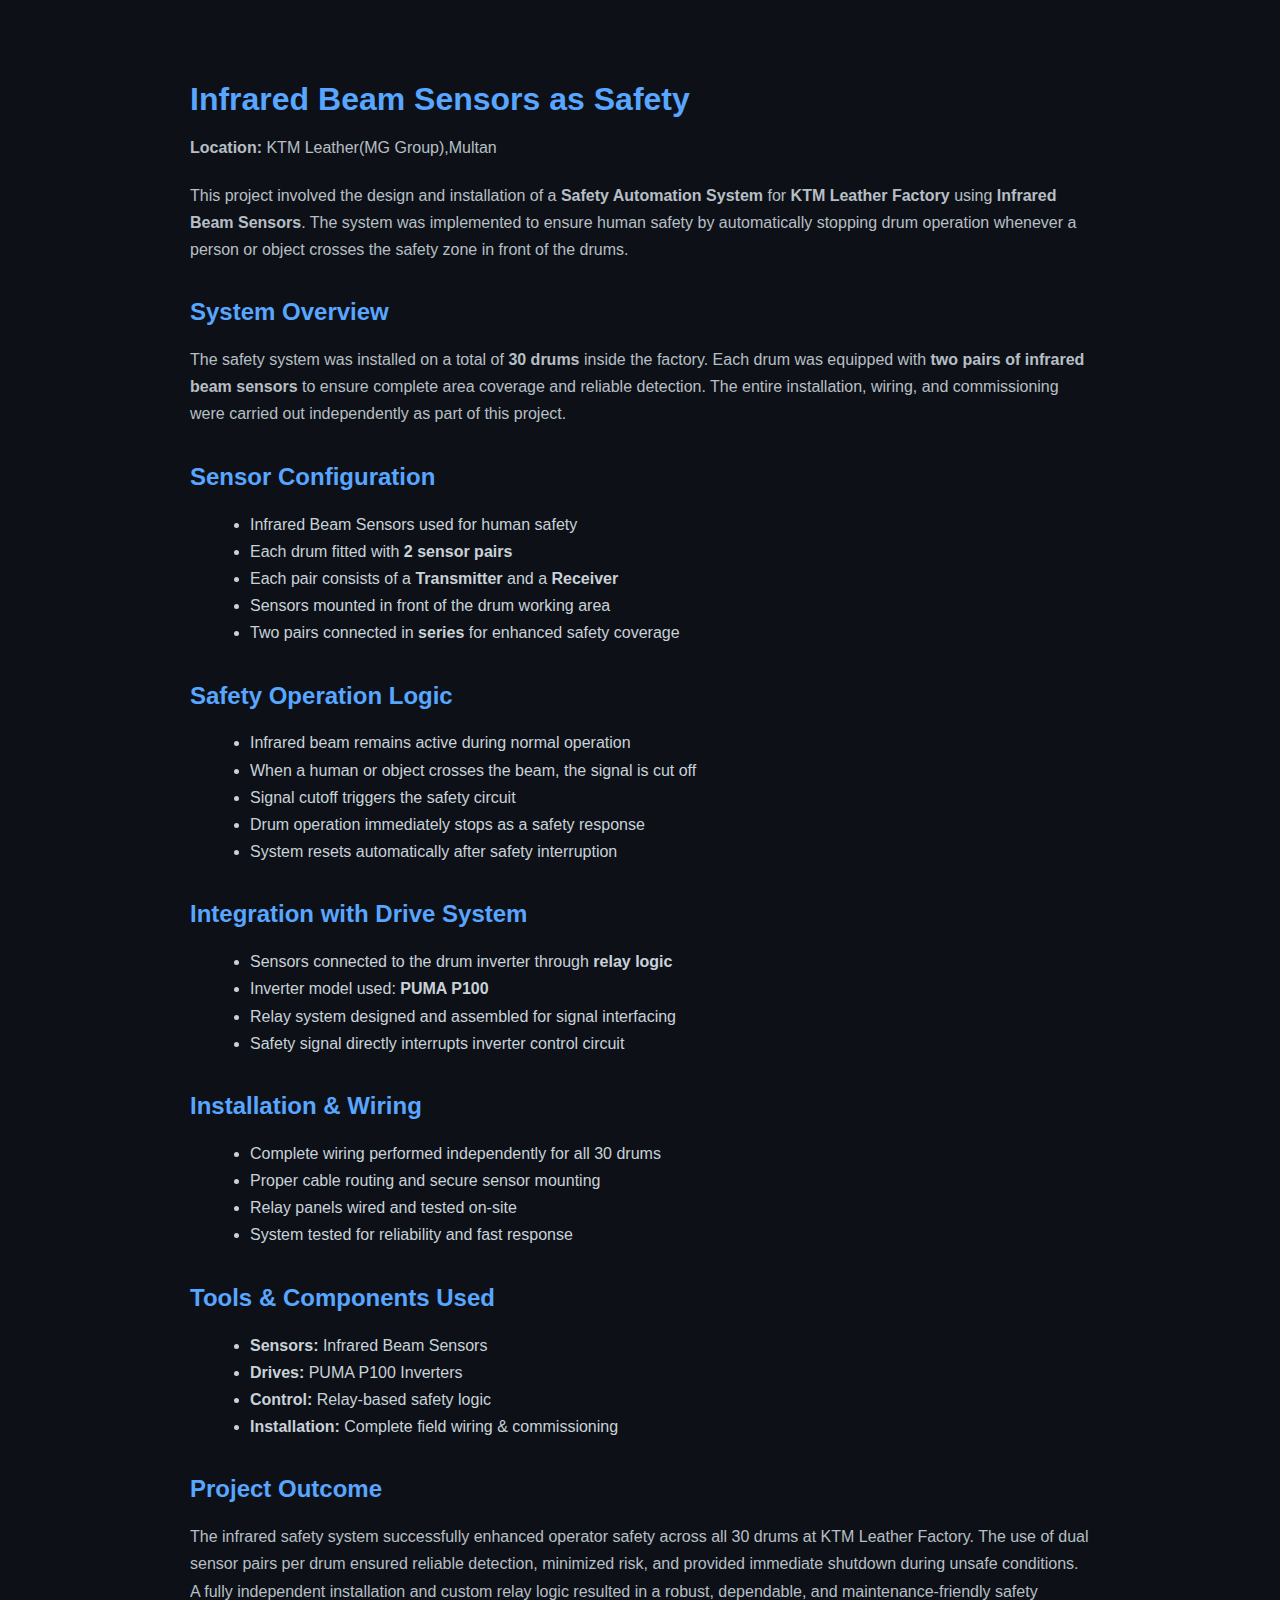
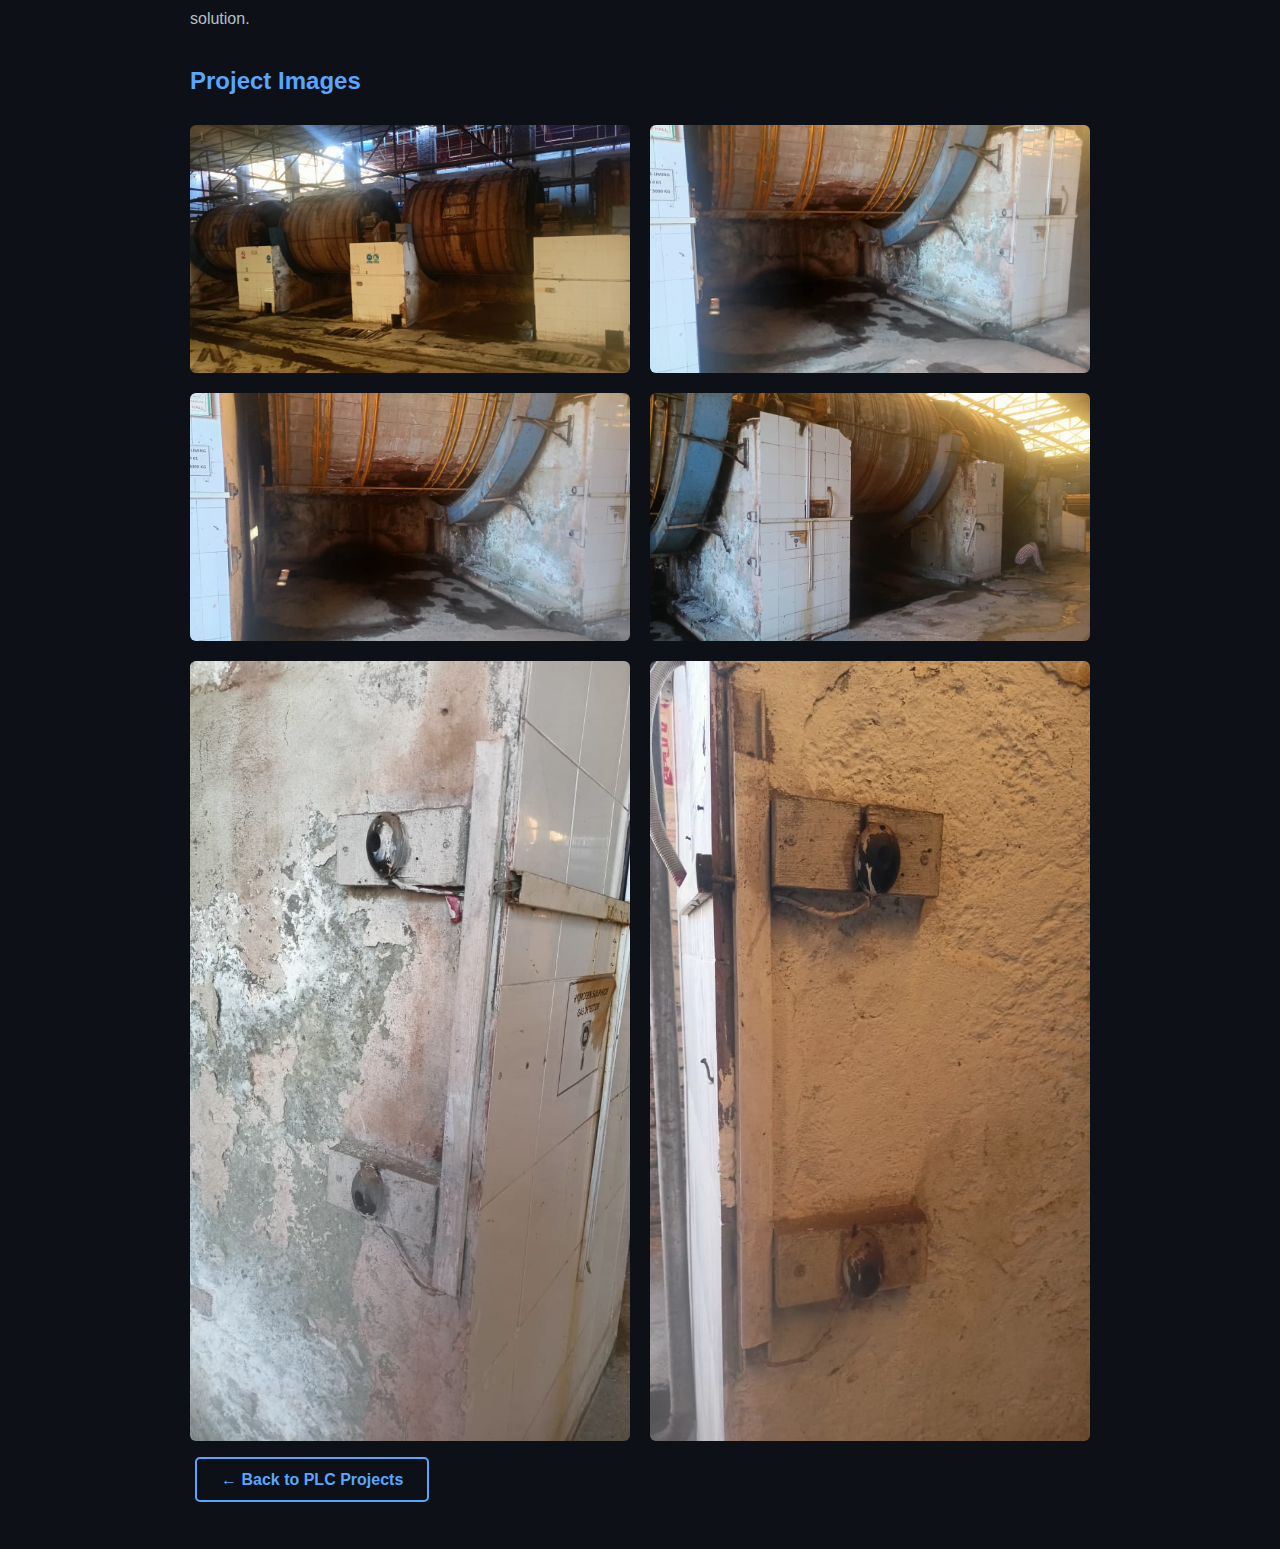
<file: projects-detail/plc-project-4.html>
<!DOCTYPE html>
<html lang="en">
<head>
  <meta name="viewport" content="width=device-width, initial-scale=1.0">
    <meta charset="UTF-8">
    <title>IR Sensors as Safety</title>
    <link rel="stylesheet" href="../style.css">
</head>
<body>

<section class="project-detail">

<h1>Infrared Beam Sensors as Safety</h1>

<p class="project-location">
    <strong>Location:</strong> KTM Leather(MG Group),Multan
</p>

<p class="project-overview">
    This project involved the design and installation of a
    <strong>Safety Automation System</strong> for
    <strong>KTM Leather Factory</strong> using
    <strong>Infrared Beam Sensors</strong>.
    The system was implemented to ensure human safety by automatically
    stopping drum operation whenever a person or object crosses the
    safety zone in front of the drums.
</p>

<h2>System Overview</h2>
<p>
    The safety system was installed on a total of
    <strong>30 drums</strong> inside the factory.
    Each drum was equipped with
    <strong>two pairs of infrared beam sensors</strong>
    to ensure complete area coverage and reliable detection.
    The entire installation, wiring, and commissioning were
    carried out independently as part of this project.
</p>

<h2>Sensor Configuration</h2>
<ul>
    <li>Infrared Beam Sensors used for human safety</li>
    <li>Each drum fitted with <strong>2 sensor pairs</strong></li>
    <li>Each pair consists of a <strong>Transmitter</strong> and a <strong>Receiver</strong></li>
    <li>Sensors mounted in front of the drum working area</li>
    <li>Two pairs connected in <strong>series</strong> for enhanced safety coverage</li>
</ul>

<h2>Safety Operation Logic</h2>
<ul>
    <li>Infrared beam remains active during normal operation</li>
    <li>When a human or object crosses the beam, the signal is cut off</li>
    <li>Signal cutoff triggers the safety circuit</li>
    <li>Drum operation immediately stops as a safety response</li>
    <li>System resets automatically after safety interruption</li>
</ul>

<h2>Integration with Drive System</h2>
<ul>
    <li>Sensors connected to the drum inverter through <strong>relay logic</strong></li>
    <li>Inverter model used: <strong>PUMA P100</strong></li>
    <li>Relay system designed and assembled for signal interfacing</li>
    <li>Safety signal directly interrupts inverter control circuit</li>
</ul>

<h2>Installation & Wiring</h2>
<ul>
    <li>Complete wiring performed independently for all 30 drums</li>
    <li>Proper cable routing and secure sensor mounting</li>
    <li>Relay panels wired and tested on-site</li>
    <li>System tested for reliability and fast response</li>
</ul>

<h2>Tools & Components Used</h2>
<ul>
    <li><strong>Sensors:</strong> Infrared Beam Sensors</li>
    <li><strong>Drives:</strong> PUMA P100 Inverters</li>
    <li><strong>Control:</strong> Relay-based safety logic</li>
    <li><strong>Installation:</strong> Complete field wiring & commissioning</li>
</ul>

<h2>Project Outcome</h2>
<p>
    The infrared safety system successfully enhanced operator safety
    across all 30 drums at KTM Leather Factory.
    The use of dual sensor pairs per drum ensured reliable detection,
    minimized risk, and provided immediate shutdown during unsafe conditions.
    A fully independent installation and custom relay logic
    resulted in a robust, dependable, and maintenance-friendly safety solution.
</p>


<h2>Project Images</h2>

<div class="project-gallery">

     <img src="../images/ir.jpeg">
 <img src="../images/ir1.jpeg">
 <img src="../images/ir2.jpeg">
 <img src="../images/ir3.jpeg">
 <img src="../images/ir4.jpeg">
 <img src="../images/ir5.jpeg">


</div>


    <a href="../projects/plc.html" class="btn secondary">← Back to PLC Projects</a>
</section>

</body>
</html>
</file>
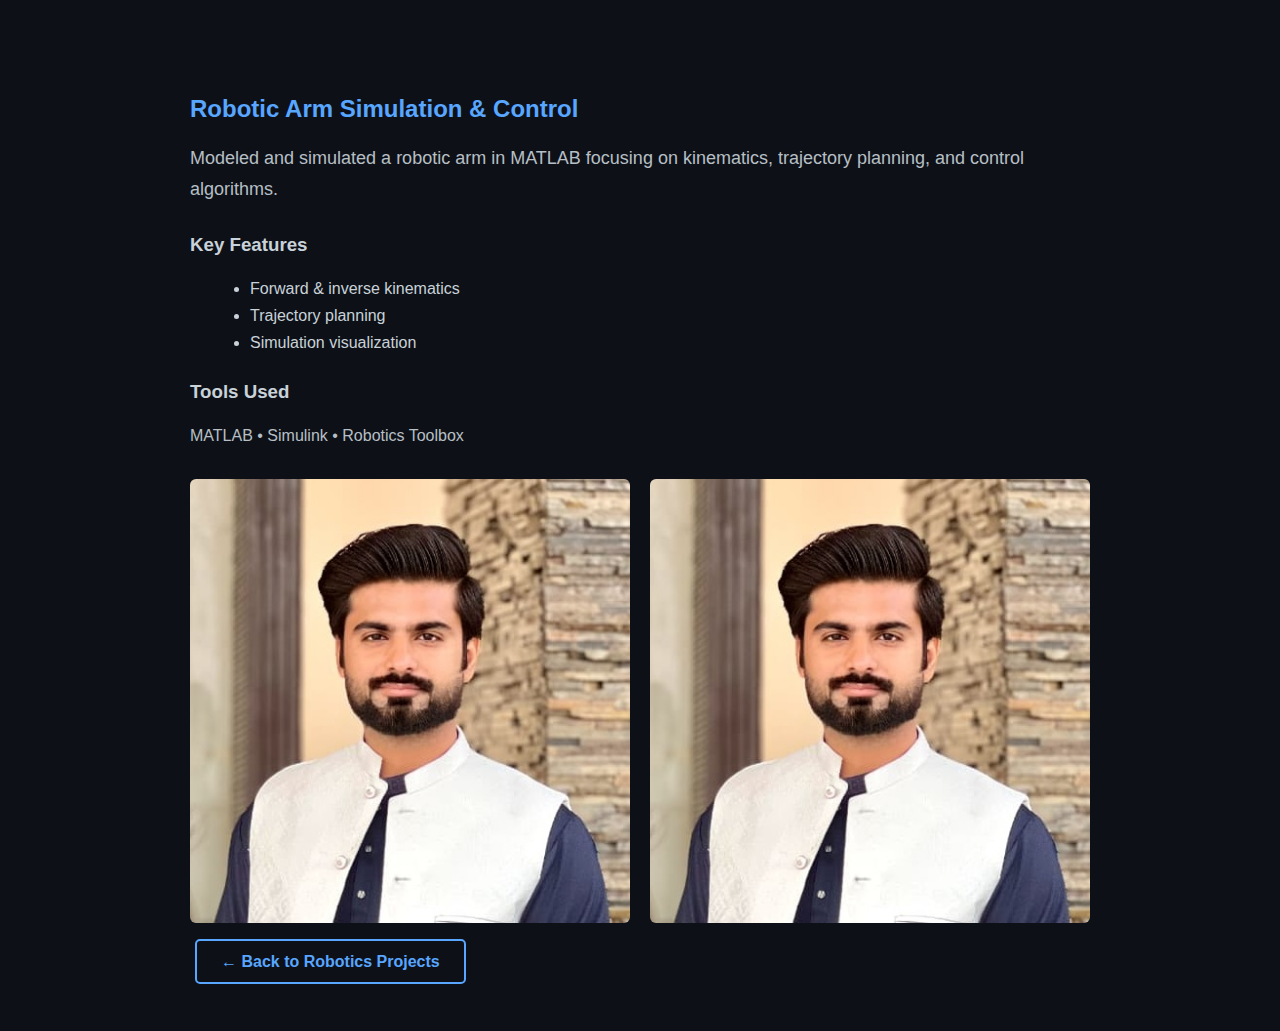
<file: projects-detail/robotics-project-1.html>
<!DOCTYPE html>
<html lang="en">
<head>
    <meta charset="UTF-8">
    <title>Robotic Arm Simulation | MATLAB</title>
    <link rel="stylesheet" href="../style.css">
</head>
<body>

<section class="project-detail">
    <h2>Robotic Arm Simulation & Control</h2>

    <p class="project-summary">
        Modeled and simulated a robotic arm in MATLAB focusing on
        kinematics, trajectory planning, and control algorithms.
    </p>

    <h3>Key Features</h3>
    <ul>
        <li>Forward & inverse kinematics</li>
        <li>Trajectory planning</li>
        <li>Simulation visualization</li>
    </ul>

    <h3>Tools Used</h3>
    <p>MATLAB • Simulink • Robotics Toolbox</p>

    <div class="project-gallery">
        <img src="../images/profile.jpeg">
        <img src="../images/profile.jpeg">
    </div>

    <a href="../projects/robotics.html" class="btn secondary">← Back to Robotics Projects</a>
</section>

</body>
</html>
</file>
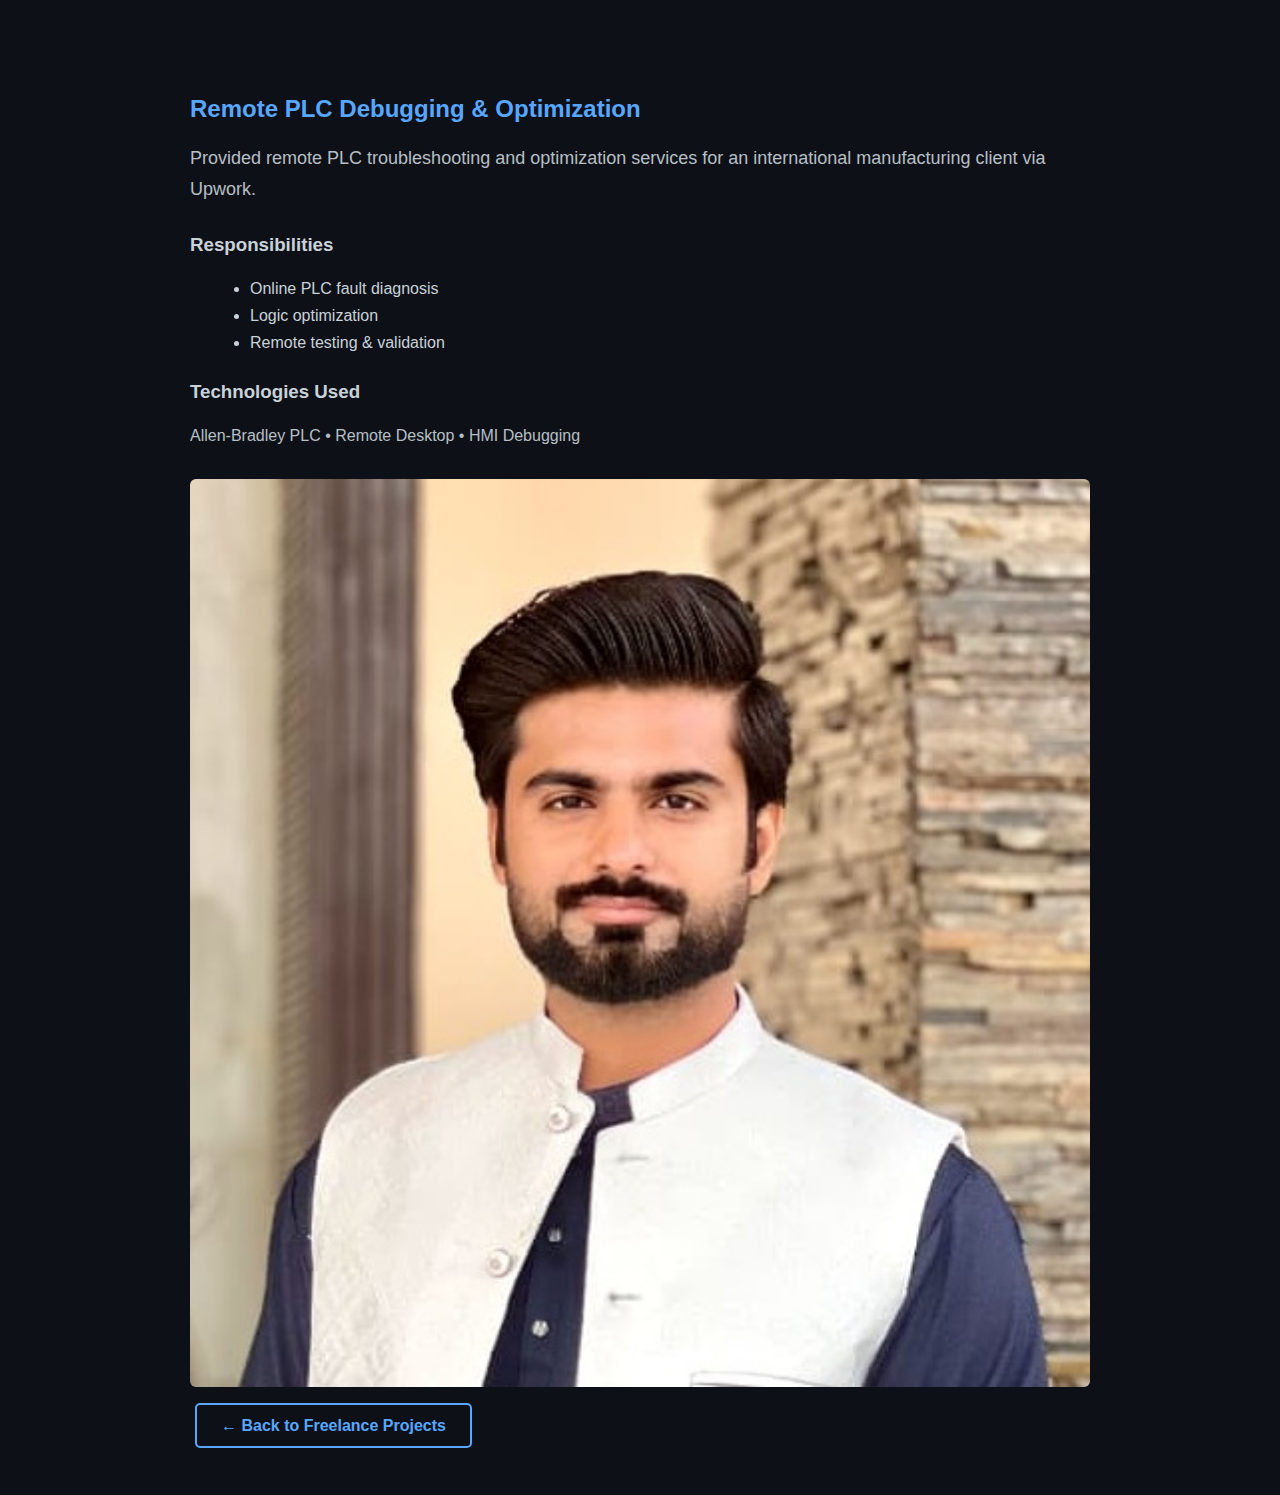
<file: projects-detail/upwork-project-1.html>
<!DOCTYPE html>
<html lang="en">
<head>
    <meta charset="UTF-8">
    <title>Remote PLC Debugging | Freelance Project</title>
    <link rel="stylesheet" href="../style.css">
</head>
<body>

<section class="project-detail">
    <h2>Remote PLC Debugging & Optimization</h2>

    <p class="project-summary">
        Provided remote PLC troubleshooting and optimization services
        for an international manufacturing client via Upwork.
    </p>

    <h3>Responsibilities</h3>
    <ul>
        <li>Online PLC fault diagnosis</li>
        <li>Logic optimization</li>
        <li>Remote testing & validation</li>
    </ul>

    <h3>Technologies Used</h3>
    <p>Allen-Bradley PLC • Remote Desktop • HMI Debugging</p>

    <div class="project-gallery">
        <img src="../images/profile.jpeg">
    </div>

    <a href="../projects/upwork.html" class="btn secondary">← Back to Freelance Projects</a>
</section>

</body>
</html>
</file>
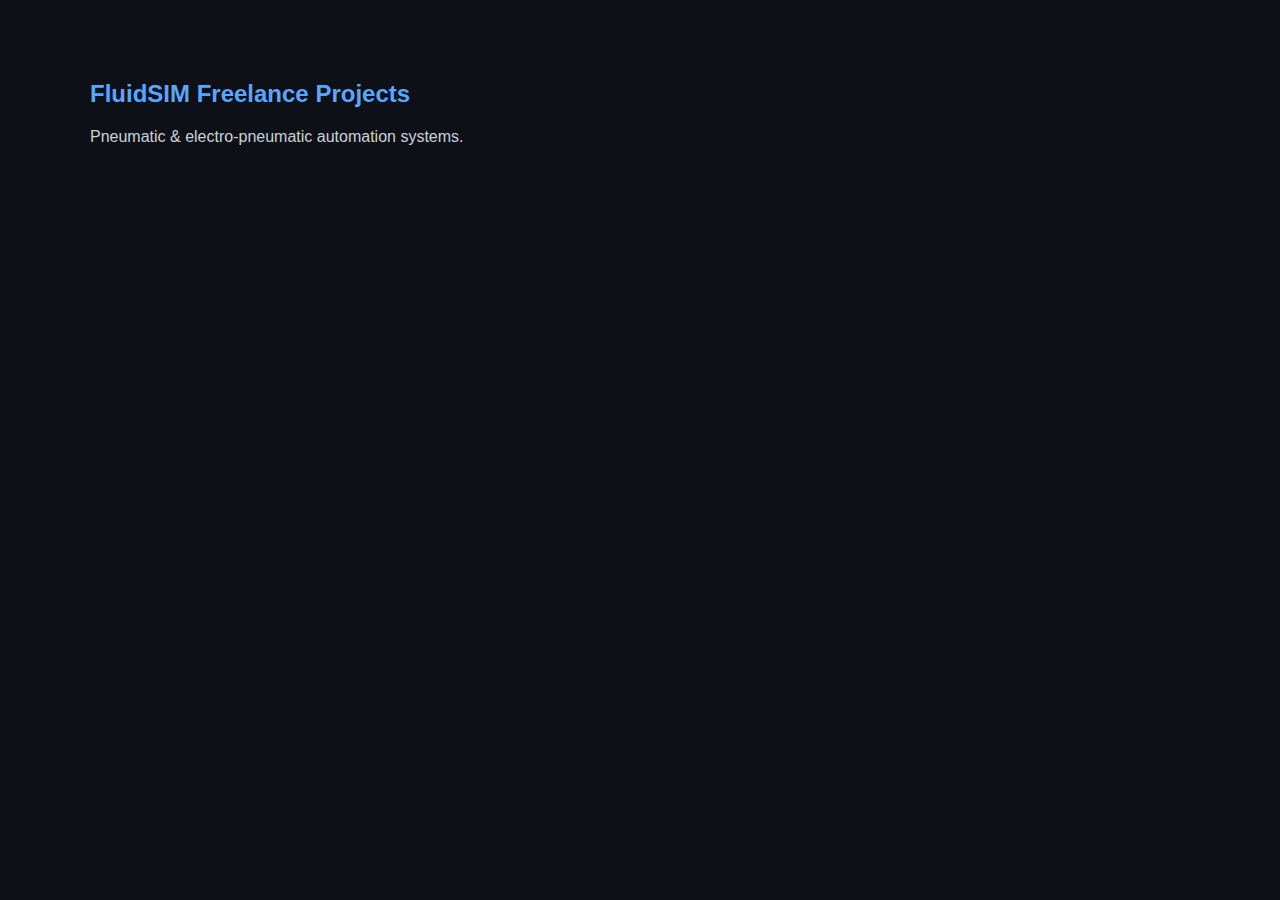
<file: projects/fluidsim.html>
<!DOCTYPE html>
<html lang="en">
<head>
    <meta charset="UTF-8">
    <meta name="viewport" content="width=device-width, initial-scale=1.0">
    <title>FluidSIM Projects | Pneumatic Automation</title>
    <link rel="stylesheet" href="../style.css">
</head>
<body>

<section>
    <h2>FluidSIM Freelance Projects</h2>
    <p>Pneumatic & electro-pneumatic automation systems.</p>

    <div class="project-grid">

        <a href="../projects-detail/fluidsim-project-1.html" class="project-card">
            <img src="../images/profile.jpeg" alt="Pneumatic System">
            <h3>Pneumatic Press Control</h3>
            <p>Cylinders, valves & sequencing.</p>
        </a>

        <a href="../projects-detail/fluidsim-project-2.html" class="project-card">
            <img src="../images/profile.jpeg" alt="Electro Pneumatic System">
            <h3>Electro-Pneumatic System</h3>
            <p>PLC-integrated pneumatic logic.</p>
        </a>

    </div>
</section>

</body>
</html>
</file>
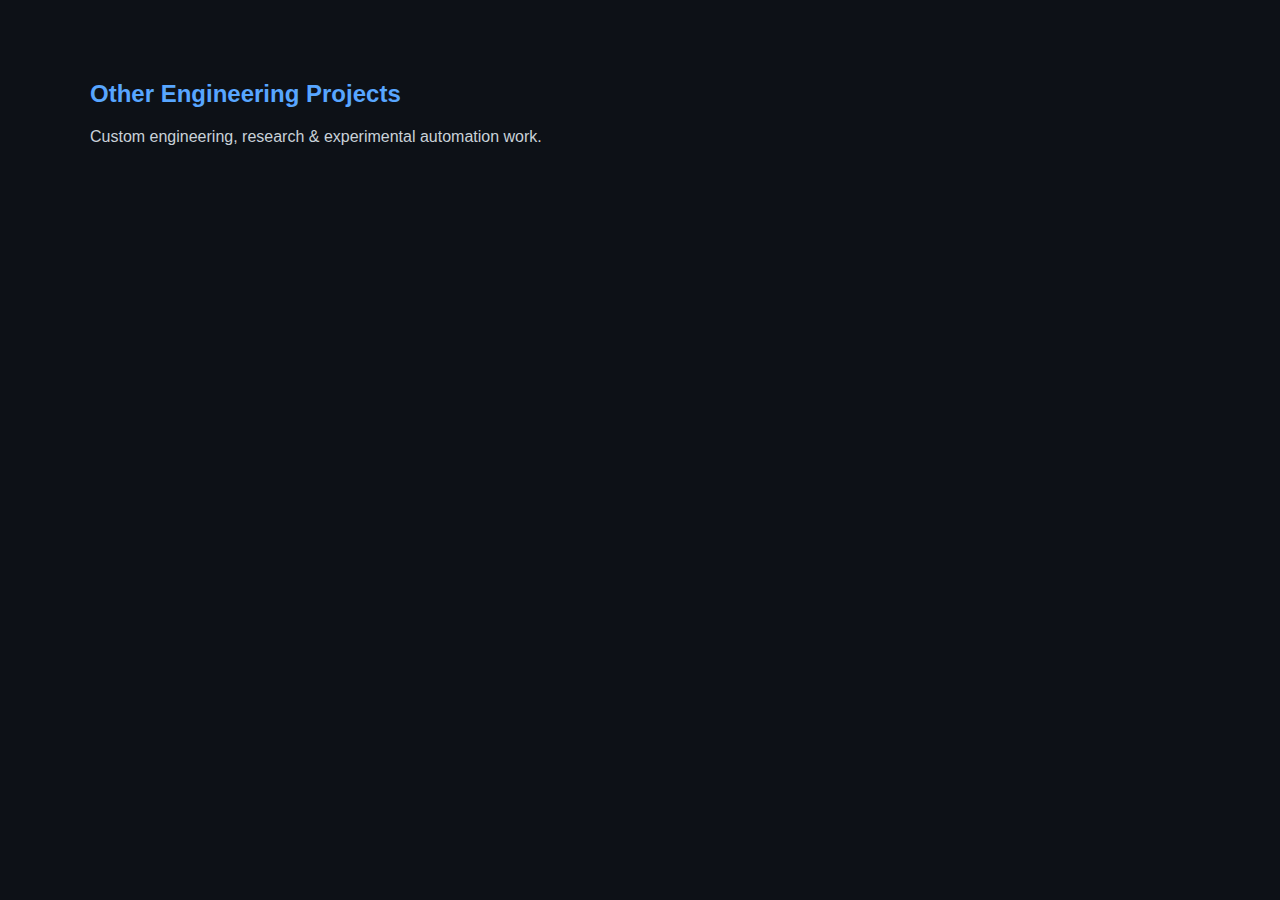
<file: projects/others.html>
<!DOCTYPE html>
<html lang="en">
<head>
    <meta name="viewport" content="width=device-width, initial-scale=1.0">

    <meta charset="UTF-8">
    <title>Other Engineering Projects</title>
    <link rel="stylesheet" href="../style.css">
</head>
<body>

<section>
    <h2>Other Engineering Projects</h2>
    <p>Custom engineering, research & experimental automation work.</p>

    <div class="project-grid">

        <a href="../projects-detail/other-project-1.html" class="project-card">
            <img src="../images/profile.jpeg" alt="Custom Automation">
            <h3>Custom Automation Solution</h3>
            <p>Tailored industrial control system.</p>
        </a>

        <a href="../projects-detail/other-project-2.html" class="project-card">
            <img src="../images/profile.jpeg" alt="Engineering Research">
            <h3>Engineering Research Project</h3>
            <p>Simulation & system analysis.</p>
        </a>

    </div>
</section>

</body>
</html>
</file>
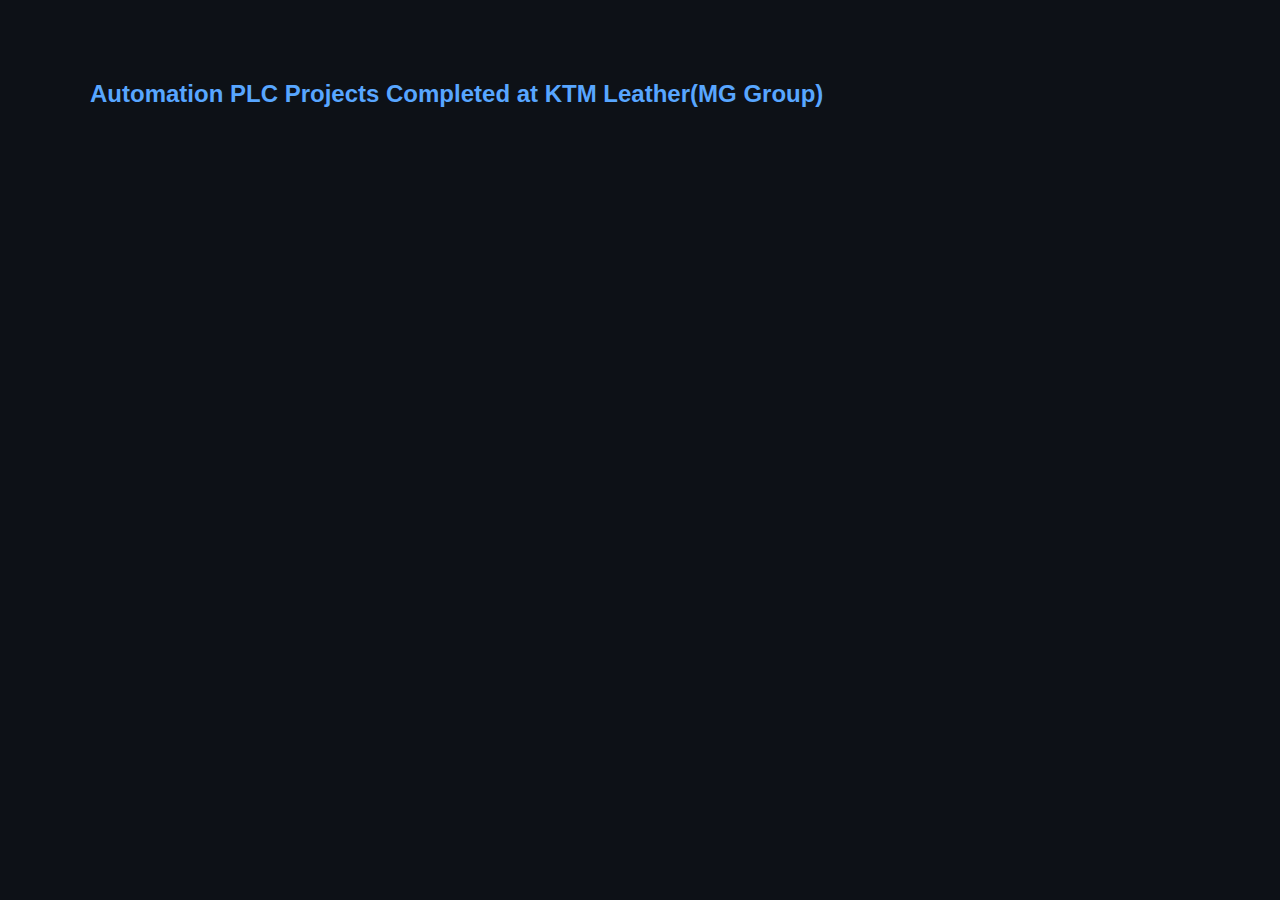
<file: projects/plc.html>
<!DOCTYPE html>
<html lang="en">
<head>
    <meta name="viewport" content="width=device-width, initial-scale=1.0">

    <meta charset="UTF-8">
    <title>PLC Automation Projects</title>
    <link rel="stylesheet" href="../style.css">
</head>
<body>

<section>
    <h2>Automation PLC Projects Completed at KTM Leather(MG Group)</h2>

    <div class="project-grid1">

        <a href="../projects-detail/plc-project-1.html" class="project-card">
             <img src="../images/dyedrum.jpeg" alt="Remote PLC Project">
            <h3>Dye Drums Automation</h3>
            <p>Delta PLC, Shnieder altivar 71 VFD control, sensors.</p>
        </a>

      <a href="../projects-detail/plc-project-2.html" class="project-card">
             <img src="../images/toggle.png" alt="Remote PLC Project">
            <h3>Leather Toggle Dryer Automation</h3></h3>
            <p>Delta Es2 PLC,Delta 107BV HMI,Proximity Sensors,Limit Switches.</p>
        </a>
           <a href="../projects-detail/plc-project-3.html" class="project-card">
             <img src="../images/dosing.JPG" alt="Remote PLC Project">
            <h3>Water Dosing System Automation</h3></h3>
            <p>Delta Plc and HMI,Full Control Panel Restoration,Electromechanical Valves Control</p>
        </a>
 <a href="../projects-detail/plc-project-4.html" class="project-card">
             <img src="../images/ir.jpeg" alt="Remote PLC Project">
            <h3>Safety of Drums Using IR Beam Sensors</h3></h3>
            <p>Single Infrared Beam Sensor,Safety,Installation,Wiring,30 Drums,Logic and Circuit Design</p>
        </a>

    </div>
</section>

</body>
</html>
</file>
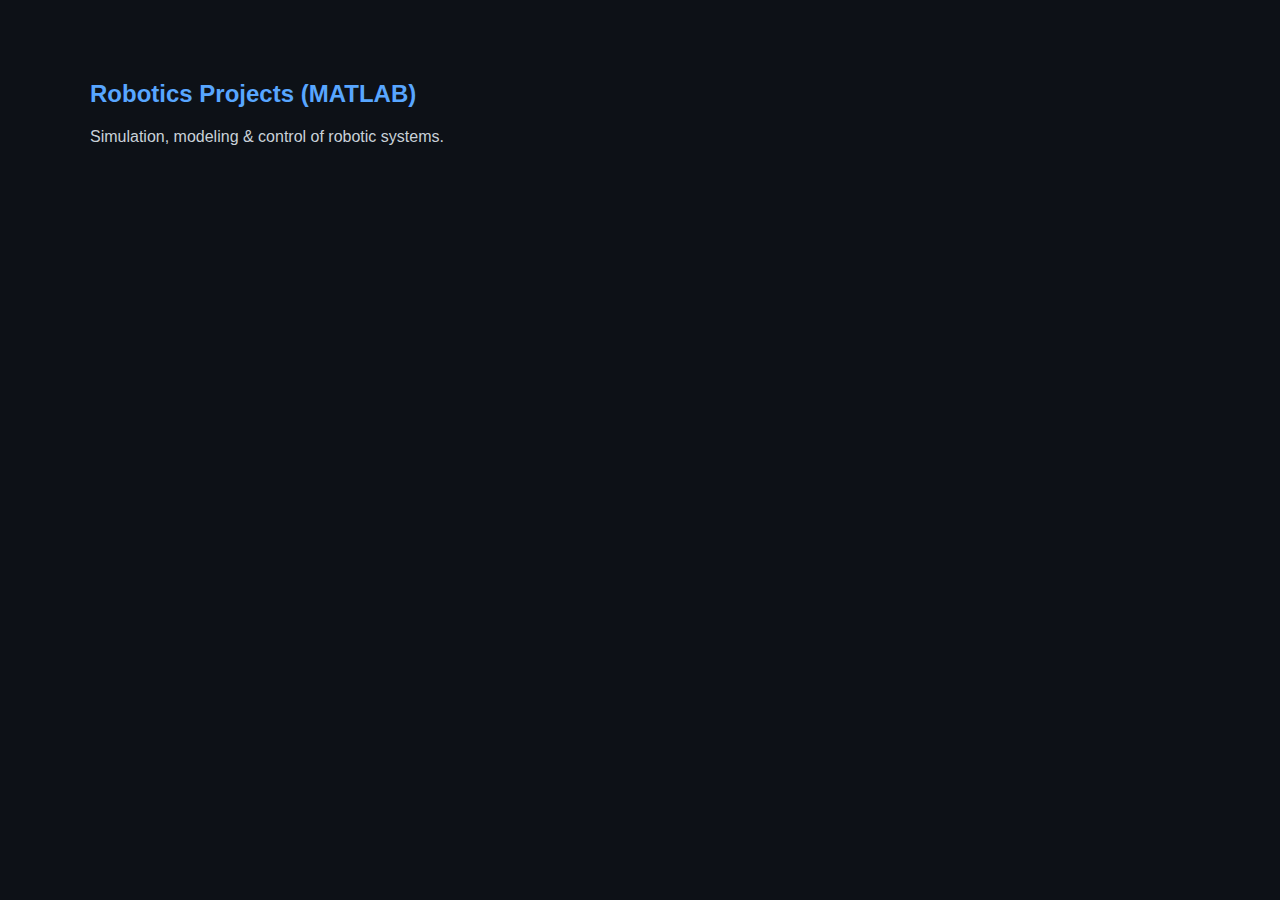
<file: projects/robotics.html>
<!DOCTYPE html>
<html lang="en">
<head>
    <meta name="viewport" content="width=device-width, initial-scale=1.0">

    <meta charset="UTF-8">
    <title>Robotics Projects | MATLAB</title>
    <link rel="stylesheet" href="../style.css">
</head>
<body>

<section>
    <h2>Robotics Projects (MATLAB)</h2>
    <p>Simulation, modeling & control of robotic systems.</p>

    <div class="project-grid">

        <a href="../projects-detail/robotics-project-1.html" class="project-card">
            <img src="../images/profile.jpeg" alt="Robotic Arm MATLAB">
            <h3>Robotic Arm Simulation</h3>
            <p>Kinematics & trajectory planning.</p>
        </a>

        <a href="../projects-detail/robotics-project-2.html" class="project-card">
            <img src="../images/profile.jpeg" alt="Mobile Robot MATLAB">
            <h3>Mobile Robot Control</h3>
            <p>Path planning & control algorithms.</p>
        </a>

    </div>
</section>

</body>
</html>
</file>
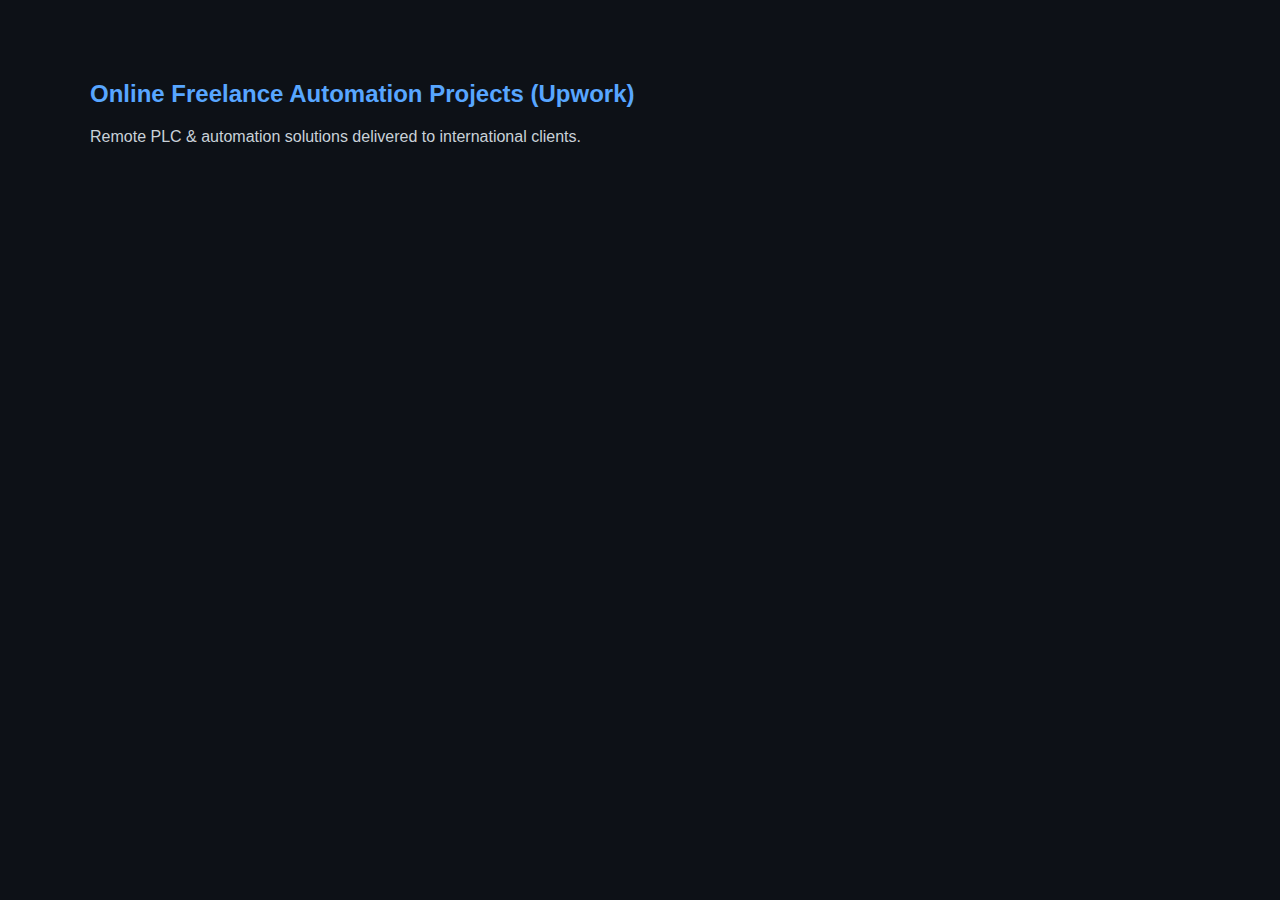
<file: projects/upwork.html>
<!DOCTYPE html>
<html lang="en">
<head>
    <meta name="viewport" content="width=device-width, initial-scale=1.0">

    <meta charset="UTF-8">
    <title>Online Freelance Automation Projects | Engr Jawad Iqbal</title>
    <link rel="stylesheet" href="../style.css">
</head>
<body>

<section>
    <h2>Online Freelance Automation Projects (Upwork)</h2>
    <p>Remote PLC & automation solutions delivered to international clients.</p>

    <div class="project-grid">

        <a href="../projects-detail/upwork-project-1.html" class="project-card">
            <img src="../images/profile.jpeg" alt="Remote PLC Project">
            <h3>Remote PLC Debugging</h3>
            <p>Online troubleshooting & optimization.</p>
        </a>

        <a href="../projects-detail/upwork-project-2.html" class="project-card">
            <img src="../images/profile.jpeg" alt="SCADA Freelance Project">
            <h3>SCADA Development</h3>
            <p>HMI, alarms & remote monitoring.</p>
        </a>

    </div>
</section>

</body>
</html>
</file>
<file: style.css>
body {
    margin: 0;
    font-family: Arial, Helvetica, sans-serif;
    background: #0d1117;
    color: #c9d1d9;
}

header {
    text-align: center;
    padding: 60px 20px;
    background: radial-gradient(circle, #1f2933, #02040a);
}

.profile {
    width: 150px;
    height: 150px;
    border-radius: 50%;
    border: 4px solid #58a6ff;
    object-fit: cover;
}

.tagline {
    color: #58a6ff;
    font-size: 20px;
}

.sub {
    max-width: 700px;
    margin: auto;
    opacity: 0.85;
}

.cta {
    margin-top: 25px;
}

.btn {
    padding: 12px 24px;
    margin: 5px;
    text-decoration: none;
    border-radius: 5px;
    font-weight: bold;
}

.primary {
    background: #58a6ff;
    color: black;
}

.secondary {
    border: 2px solid #58a6ff;
    color: #58a6ff;
}

nav {
    background: #02040a;
    text-align: center;
    padding: 12px;
    position: sticky;
    top: 0;
}

nav a {
    color: #c9d1d9;
    margin: 0 15px;
    text-decoration: none;
    font-weight: bold;
}

section {
    max-width: 1100px;
    margin: auto;
    padding: 60px 20px;
}

h2 {
    color: #58a6ff;
}

.cards {
    display: grid;
    grid-template-columns: repeat(auto-fit, minmax(220px, 1fr));
    gap: 20px;
}

.card {
    background: #02040a;
    padding: 20px;
    border-left: 4px solid #58a6ff;
}

.project {
    display: flex;
    gap: 20px;
    background: #02040a;
    margin-bottom: 20px;
    padding: 20px;
    align-items: center;
}

.project img {
    width: 220px;
    border-radius: 6px;
}

.contact-box {
    background: #02040a;
    padding: 25px;
    border-left: 4px solid #58a6ff;
}

footer {
    text-align: center;
    padding: 20px;
    background: #02040a;
    opacity: 0.8;
}


@media (max-width: 768px) {
    .project {
        flex-direction: column;
        text-align: center;
    }

    .project img {
        width: 100%;
    }
}  /* ✅ MEDIA QUERY CLOSED CORRECTLY */


/* ================= FLOATING EMAIL ================= */

.email-float {
    position: fixed;
    width: 56px;
    height: 56px;
    bottom: 90px;      /* above WhatsApp */
    right: 20px;
    background-color: white;
    border-radius: 50%;
    display: flex;
    align-items: center;
    justify-content: center;
    box-shadow: 0 4px 10px rgba(0,0,0,0.4);
    z-index: 9999;
    text-decoration: none;
}

.email-float img {
    width: 30px;
    height: 30px;
}


/* ================= FLOATING WHATSAPP ================= */

.whatsapp-float {
    position: fixed;
    width: 56px;
    height: 56px;
    bottom: 20px;
    right: 20px;
    background-color: #25D366;
    border-radius: 50%;
    display: flex;
    align-items: center;
    justify-content: center;
    box-shadow: 0 4px 10px rgba(0,0,0,0.4);
    z-index: 9999;
    text-decoration: none;
}

.whatsapp-float img {
    width: 30px;
    height: 30px;
}

/* ================= FLOATING LINKEDIN ================= */

.linkedin-float {
    position: fixed;
    width: 56px;
    height: 56px;
    bottom: 160px;   /* above Email */
    right: 20px;
    background: #0A66C2;
    border-radius: 50%;
    display: flex;
    align-items: center;
    justify-content: center;
    box-shadow: 0 4px 10px rgba(0,0,0,0.4);
    z-index: 99999;
    text-decoration: none;
}

.linkedin-float img {
    width: 30px;
    height: 30px;

}

/* ================= HIGHLIGHTED PROJECTS ================= */

.project-grid {
    display: grid;
    grid-template-columns: repeat(auto-fit, minmax(260px, 1fr));
    gap: 30px;
    margin-top: 40px;
}
.project-grid1 {
    display: grid;
    grid-template-columns: repeat(auto-fit, minmax(350px, 1fr));
    gap: 30px;
    margin-top: 40px;
}

.project-card {
    background: #02040a;
    border-left: 4px solid #58a6ff;
    text-decoration: none;
    color: #c9d1d9;
    overflow: hidden;
    transition: all 0.4s ease;
    transform: translateY(30px);
    opacity: 0;
    animation: fadeUp 0.9s forwards;
}

.project-card img {
    width: 100%;
    height: 180px;
    object-fit: cover;
    filter: grayscale(20%);
    transition: transform 0.4s ease, filter 0.4s ease;
}

.project-card h3 {
    color: #58a6ff;
    margin: 15px;
}

.project-card p {
    margin: 0 15px 20px;
    opacity: 0.85;
}

.project-card:hover {
    transform: translateY(-8px);
    box-shadow: 0 16px 30px rgba(88,166,255,0.25);
}

.project-card:hover img {
    transform: scale(1.05);
    filter: grayscale(0%);
}

/* Entry animation */
@keyframes fadeUp {
    to {
        transform: translateY(0);
        opacity: 1;
    }
}
/* ================= PROJECT DETAIL ================= */

.project-detail {
    max-width: 900px;
    margin: auto;
    padding: 60px 20px;
}

.project-summary {
    font-size: 18px;
    opacity: 0.9;
    margin-bottom: 30px;
}

.project-detail ul {
    margin-left: 20px;
    margin-bottom: 25px;
}


.project-gallery {
    display: grid;
   grid-template-columns: repeat(auto-fit, minmax(300px, 1fr));
    gap: 20px;
    margin: 30px 0;
}

.project-gallery img {
    width: 100%;
    border-radius: 6px;
}

.project-detail {
    max-width: 900px;
    margin: auto;
    padding: 60px 20px;
}

.project-detail h1 {
    color: #58a6ff;
    margin-bottom: 10px;
}

.project-detail h2 {
    margin-top: 35px;
    color: #58a6ff;
}

.project-detail p {
    line-height: 1.7;
    opacity: 0.9;
}

.project-detail ul {
    margin-left: 20px;
    line-height: 1.7;
}

.project-location {
    opacity: 0.8;
    margin-bottom: 20px;
}
</file>
